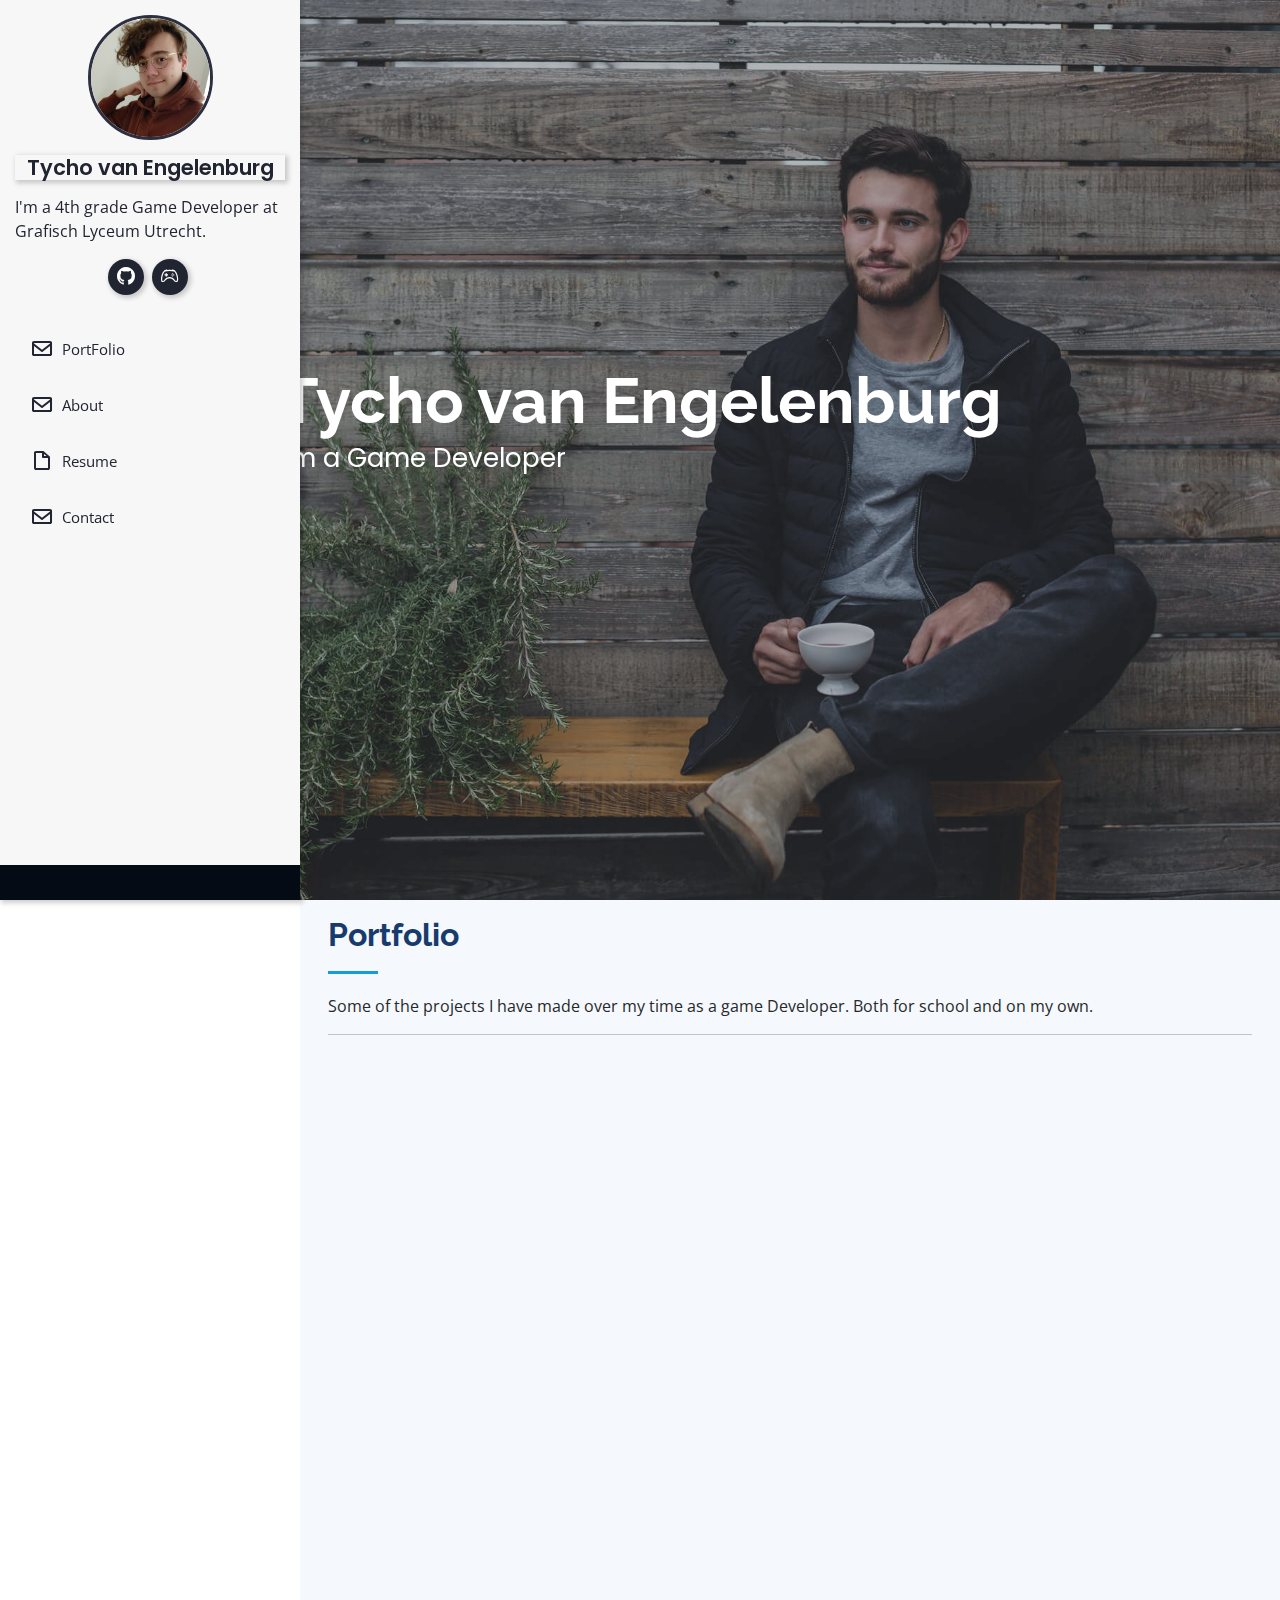
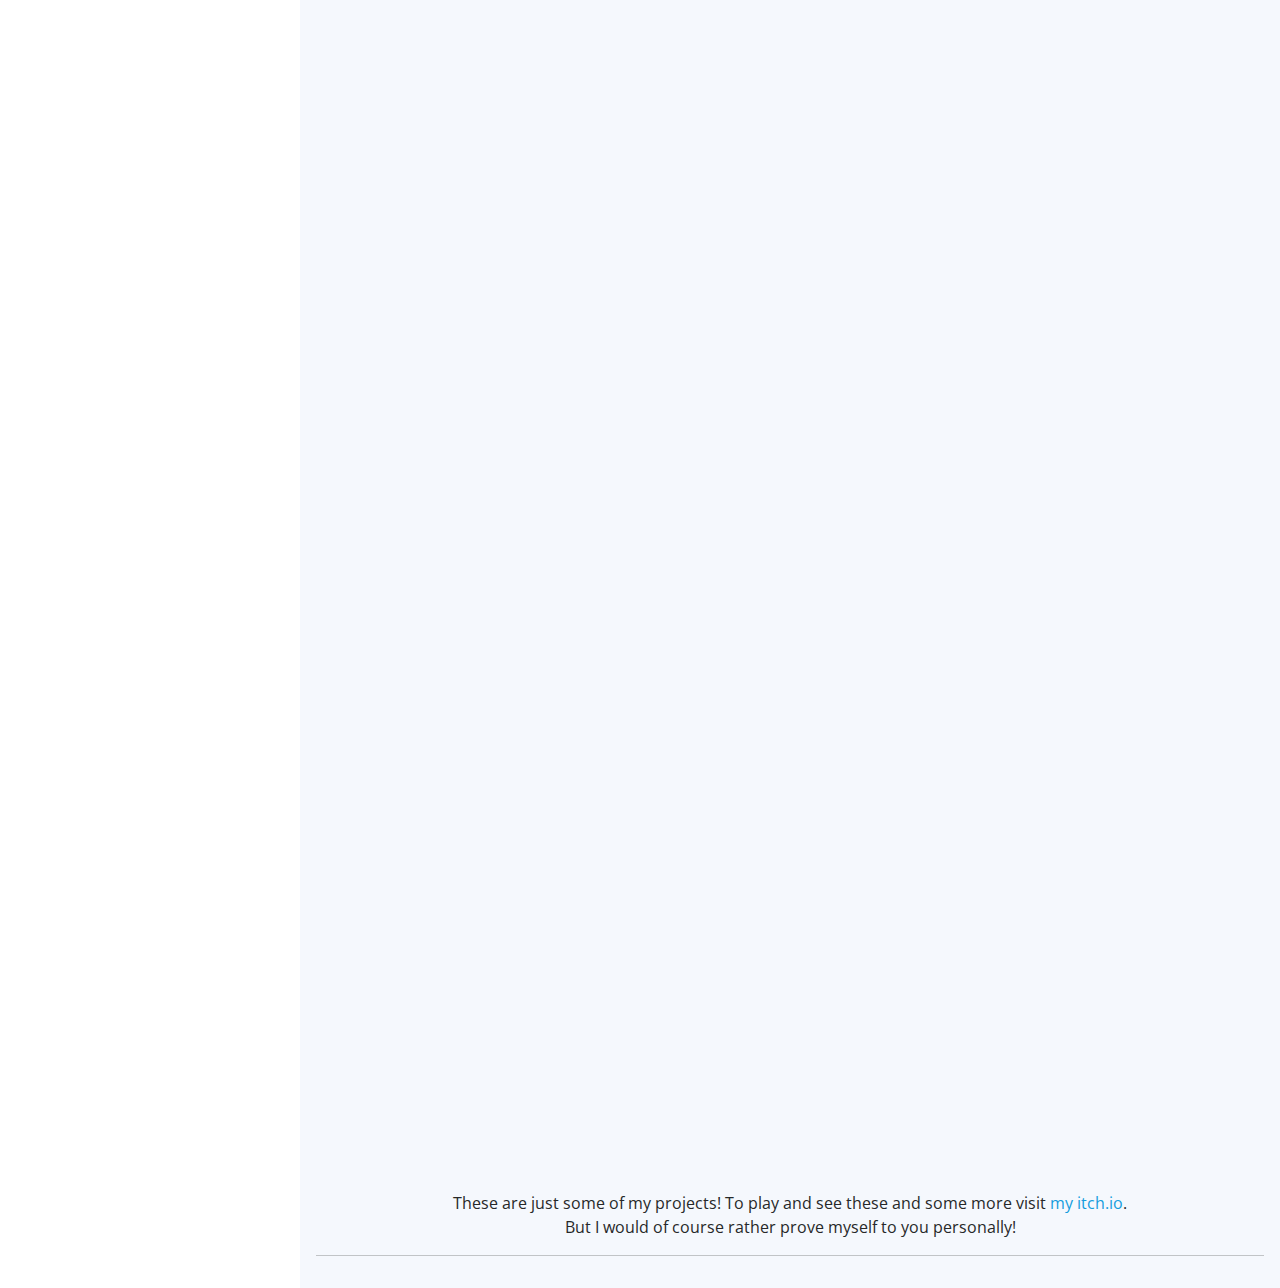
<file: index.html>
<!DOCTYPE html>
<html lang="en">

<head>
  <meta charset="utf-8">
  <meta content="width=device-width, initial-scale=1.0" name="viewport">

  <title>Home - Portfolio Tycho van Engelenburg</title>
  <meta content="" name="description">
  <meta content="" name="keywords">

  <!-- Favicons -->
  <link href="assets/img/favicon.png" rel="icon">
  <link href="assets/img/apple-touch-icon.png" rel="apple-touch-icon">

  <!-- Google Fonts -->
  <link href="https://fonts.googleapis.com/css?family=Open+Sans:300,300i,400,400i,600,600i,700,700i|Raleway:300,300i,400,400i,500,500i,600,600i,700,700i|Poppins:300,300i,400,400i,500,500i,600,600i,700,700i" rel="stylesheet">

  <!-- Vendor CSS Files -->
  <link href="assets/vendor/aos/aos.css" rel="stylesheet">
  <link href="assets/vendor/bootstrap/css/bootstrap.min.css" rel="stylesheet">
  <link href="assets/vendor/bootstrap-icons/bootstrap-icons.css" rel="stylesheet">
  <link href="assets/vendor/boxicons/css/boxicons.min.css" rel="stylesheet">
  <link href="assets/vendor/glightbox/css/glightbox.min.css" rel="stylesheet">
  <link href="assets/vendor/swiper/swiper-bundle.min.css" rel="stylesheet">

  <!-- Template Main CSS File -->
  <link href="assets/css/style.css" rel="stylesheet">
</head>

<body>

  <!-- ======= Mobile nav toggle button ======= -->
  <i class="bi bi-list mobile-nav-toggle d-xl-none"></i>

   <!-- ======= Header ======= -->
   <header id="header">
    <div class="d-flex flex-column">

      <div class="profile">
        <img src="assets/img/profile-img.jpg" alt="" class="img-fluid rounded-circle">
        <h1 class="text-light"><a href="index.html">Tycho van Engelenburg</a></h1>

        <div id="subtitle">I'm a 4th grade Game Developer at Grafisch Lyceum Utrecht.</div>

        <div class="social-links mt-3 text-center">
          <a href="https://github.com/TychoVan" target="_blank" class="GitHub" title="GitHub"><i class="bi bi-github"></i></a>
          <a href="https://alpharavengamer.itch.io/" target="_blank" class="itch-io" title="Itch.io"><i class="bi bi-controller"></i></a>
        </div>
      </div>

      <nav id="navbar" class="nav-menu navbar">
        <ul>
          <li><a href="index.html"><i class="bx bx-envelope"></i> <span>PortFolio</span></a></li>
          <li><a href="About-me.html"><i class="bx bx-envelope"></i> <span>About</span></a></li>
          <li><a href="assets/pdf/CV Portfolio 2022.pdf" target="_blank"><i class="bx bx-file-blank"></i> <span>Resume</span></a></li>
          <li><a href="contact.html"><i class="bx bx-envelope"></i> <span>Contact</span></a></li>
        </ul>
      </nav><!-- .nav-menu -->
    </div>
  </header><!-- End Header -->

  <!-- ======= Hero Section ======= -->
  <section id="hero" class="d-flex flex-column justify-content-center align-items-center">
    <div class="hero-container" data-aos="fade-in">
      <h1>Tycho van Engelenburg</h1>
      <p>I'm a Game Developer</p>
    </div>
  </section><!-- End Hero -->

  <main id="main">

    <!-- ======= Portfolio Section ======= -->
    <section id="portfolio" class="portfolio section-bg">
      <div class="container">

        <div class="section-title">
          <h2>Portfolio</h2>
          <p>Some of the projects I have made over my time as a game Developer. Both for school and on my own.</p>
          <hr>
        </div>

        <div class="aos-init aos-animate">
          <div class="row portfolio-item" data-aos="fade-up" data-aos-delay="100">

            <div class="col-lg-4 col-md-4">
              <div class="portfolio-wrap">
                <a class="portfolio-links" href="PortfolioPages/FinancialFailure.html" title="Open project">
                  <img src="assets/img/portfolio/portfolio-FinancialFailure.jpg" class="img-fluid" alt="">
                </a>
              </div>
            </div>

            <div class="col-lg-8 col-md-8">
              <h3>Financial Failure</h3>
              <p>A sidescrolling shooter game based around the populair board game Monopoly. This project was made for the GMTK Gamejam 2022, with the theme "Roll of the Dice"</p>
              <br>
              <p><i class="bi-clock-history"></i> 48 hours</p>
              <p><i class="bi-calendar4-week"></i> Jul - 17 - 2022</p>
              <p><i class="bi-people"></i> 4 developers, 1 artist</p>
            </div>
          </div>
          

          
          <div class="row portfolio-item" data-aos="fade-up" data-aos-delay="100">
            
            <div class="col-lg-4 col-md-4">
              <div class="portfolio-wrap">
                <a class="portfolio-links" href="PortfolioPages/Snake.html" title="Open project">
                  <img src="assets/img/portfolio/Portfolio-SnakeClone.jpg" class="img-fluid" alt="">
                </a>
              </div>
            </div>
            
            <div class="col-lg-8 col-md-8">
              <h3>Snake Clone</h3>
              <p>A clone of the populair retro game "Snake". The goal of this project was to get better at solid/clean code and practice new ways of creating games.</p>
              <br>
              <p><i class="bi-clock-history"></i> 2 Days</p>
              <p><i class="bi-calendar4-week"></i> Apr - 29 - 2022</p>
              <p><i class="bi-people"></i> Solo</p>
            </div>
          </div>
          
          
          
          <div class="row portfolio-item" data-aos="fade-up" data-aos-delay="100">
            
          <div class="col-lg-4 col-md-4">
            <div class="portfolio-wrap">
              <a href="PortfolioPages/SpaceBoy.html" title="Open project">
                <img src="assets/img/portfolio/Portfolio-SpaceBoy.jpg" class="img-fluid" alt="">
              </a>
            </div>
          </div>
      
          <div class="col-lg-8 col-md-8">
            <h3>SpaceBoy</h3>
            <p>A simple shoot-em-up type game. The goal of this project was to learn how to use scrum to work together and create a full game, with a full game loop and boss.</p>
            <br>
            <p><i class="bi-clock-history"></i> 3 weeks</p>
            <p><i class="bi-calendar4-week"></i> Apr - 24 - 2021</p>
            <p><i class="bi-people"></i> 2 developers, 2 artists</p>
            
          </div>
        </div>
        


        <div class="row portfolio-item" data-aos="fade-up" data-aos-delay="100">

          <div class="col-lg-4 col-md-4">
            <div class="portfolio-wrap">
              <a class="portfolio-links" href="PortfolioPages/VRevacuation.html" title="Open project">
                <img src="assets/img/portfolio/Portfolio-VREvacuation.jpg" class="img-fluid" alt="">
              </a>
            </div>
          </div>

          <div class="col-lg-8 col-md-8">
            <h3>VR Evacuation</h3>
            <p>A simulation/training type serious-game. The goal of this project is to learn how to make use of VR technology and how to properly playtest a game.</p>
            <br>

            <p><i class="bi-clock-history"></i> 5 Weeks</p>
            <p><i class="bi-calendar4-week"></i> Okt - 20 - 2022</p>
            <p><i class="bi-people"></i> 2 developers</p>
          </div>
        </div>
      </div>

        
        
        <div class="row portfolio-item" data-aos="fade-up" data-aos-delay="100">

          <div class="col-lg-4 col-md-4">
            <div class="portfolio-wrap">
              <a class="portfolio-links" href="PortfolioPages/ViralLoad.html" title="Open project">
                <img src="assets/img/portfolio/Portfolio-ViralLoad.jpg" class="img-fluid" alt="">
              </a>
            </div>
          </div>

          <div class="col-lg-8 col-md-8">
            <h3>Viral Load</h3>
            <p>A Puzzle-Platformer type game. This project was made for the International Educational Gamejam 2022, with the theme "Signals".</p>
            <br>

            <p><i class="bi-clock-history"></i> 5 Days</p>
            <p><i class="bi-calendar4-week"></i> Feb - 25 - 2022</p>
            <p><i class="bi-people"></i> 4 developers, 2 artist</p>
          </div>
        </div>
      </div>
        
        <div class="portfolio-end-section">
          These are just some of my projects! To play and see these and some more visit <a href="https://alpharavengamer.itch.io/" target="_blank">my itch.io</a>. 
          <p>But I would of course rather prove myself to you personally!
          <hr>
        </div>

      </div>
    </section><!-- End Portfolio Section -->
    
  </main><!-- End #main -->

  <!-- ======= Footer ======= -->
  <footer id="footer">
    <div class="container">
      <div class="copyright">
      </div>
      <div class="credits">
      </div>
    </div>
  </footer><!-- End  Footer -->

  <a href="#" class="back-to-top d-flex align-items-center justify-content-center"><i class="bi bi-arrow-up-short"></i></a>

  <!-- Vendor JS Files -->
  <script src="assets/vendor/purecounter/purecounter.js"></script>
  <script src="assets/vendor/aos/aos.js"></script>
  <script src="assets/vendor/bootstrap/js/bootstrap.bundle.min.js"></script>
  <script src="assets/vendor/glightbox/js/glightbox.min.js"></script>
  <script src="assets/vendor/isotope-layout/isotope.pkgd.min.js"></script>
  <script src="assets/vendor/swiper/swiper-bundle.min.js"></script>
  <script src="assets/vendor/typed.js/typed.min.js"></script>
  <script src="assets/vendor/waypoints/noframework.waypoints.js"></script>
  <script src="assets/vendor/php-email-form/validate.js"></script>

  <!-- Template Main JS File -->
  <script src="assets/js/main.js"></script>

</body>

</html>
</file>
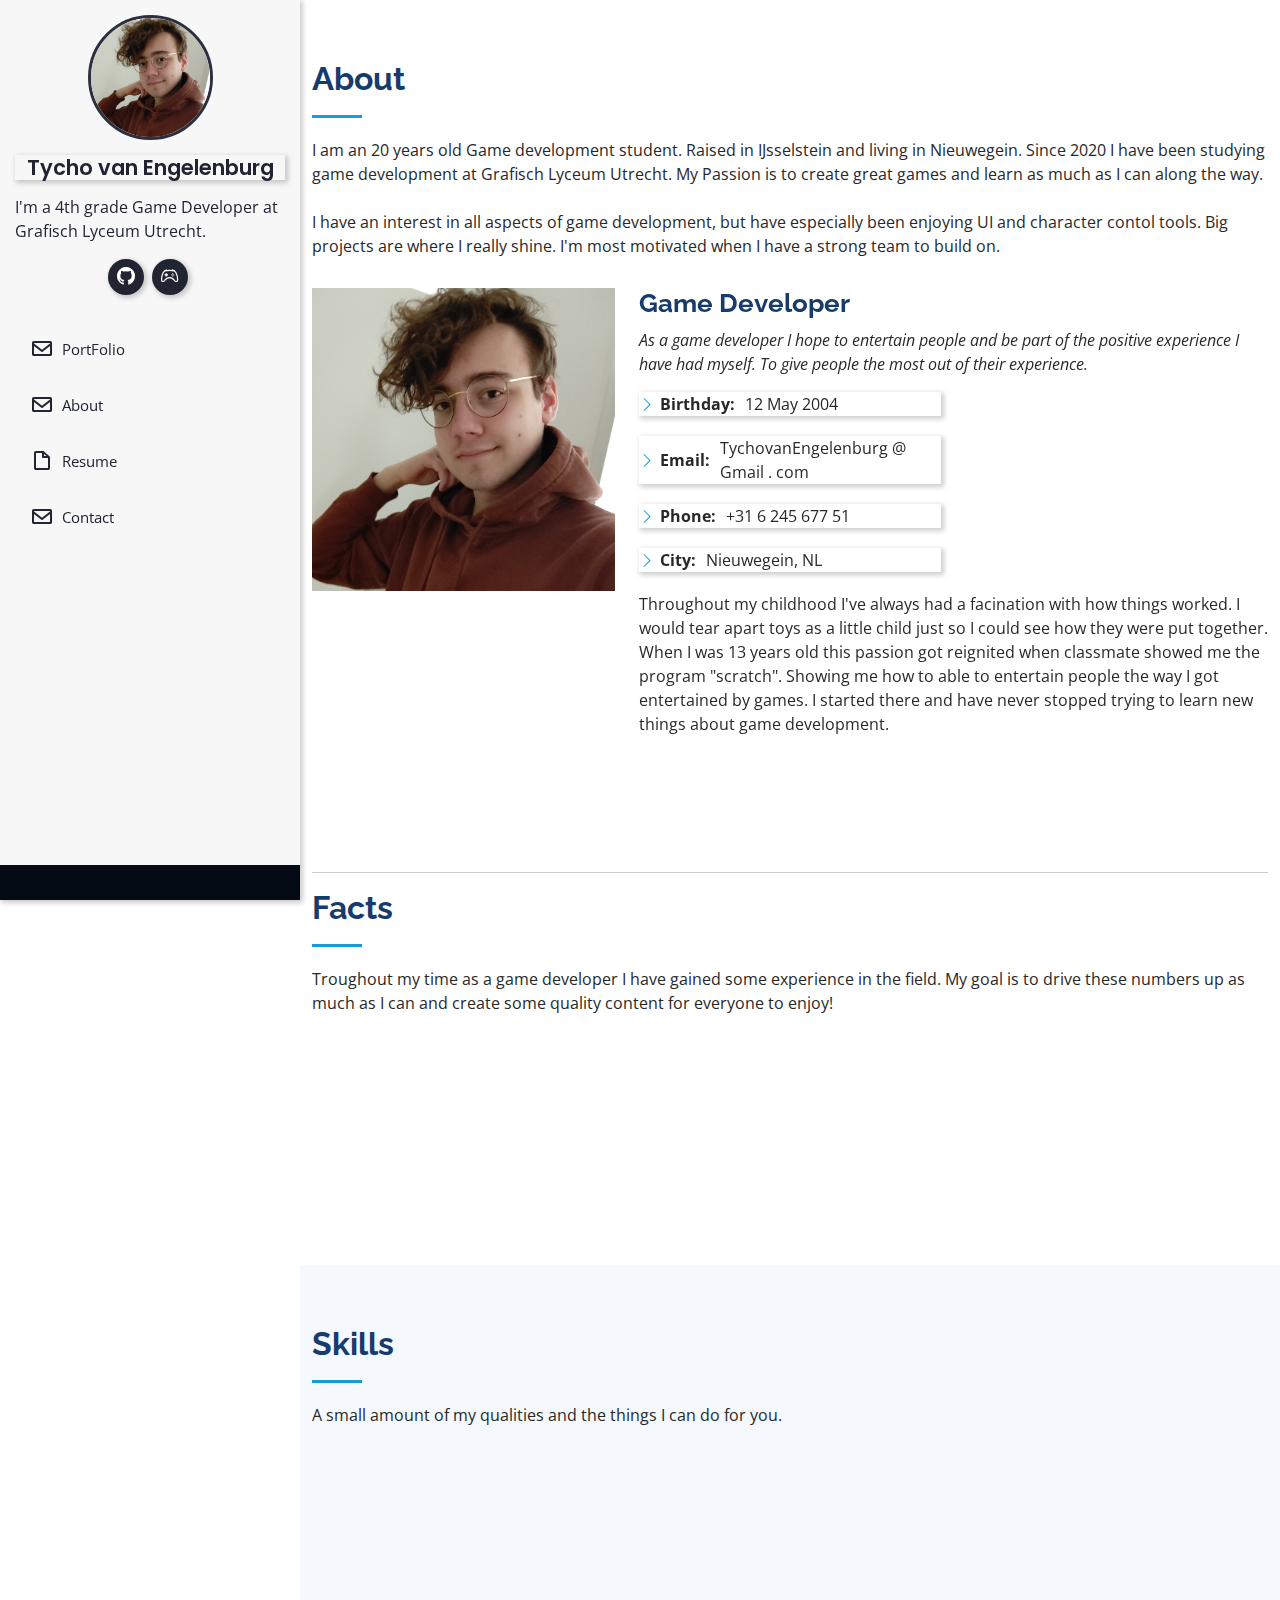
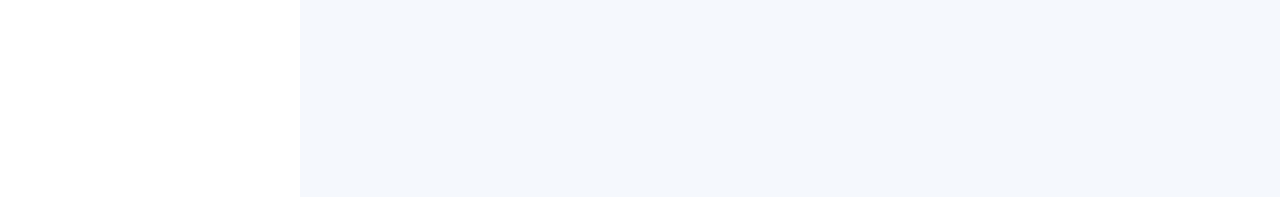
<file: About-me.html>
<!DOCTYPE html>
<html lang="en">

<head>
  <meta charset="utf-8">
  <meta content="width=device-width, initial-scale=1.0" name="viewport">

  <title>About Me  - Portfolio Tycho van Engelenburg</title>
  <meta content="" name="description">
  <meta content="" name="keywords">

  <!-- Favicons -->
  <link href="assets/img/favicon.png" rel="icon">
  <link href="assets/img/apple-touch-icon.png" rel="apple-touch-icon">

  <!-- Google Fonts -->
  <link href="https://fonts.googleapis.com/css?family=Open+Sans:300,300i,400,400i,600,600i,700,700i|Raleway:300,300i,400,400i,500,500i,600,600i,700,700i|Poppins:300,300i,400,400i,500,500i,600,600i,700,700i" rel="stylesheet">

  <!-- Vendor CSS Files -->
  <link href="assets/vendor/aos/aos.css" rel="stylesheet">
  <link href="assets/vendor/bootstrap/css/bootstrap.min.css" rel="stylesheet">
  <link href="assets/vendor/bootstrap-icons/bootstrap-icons.css" rel="stylesheet">
  <link href="assets/vendor/boxicons/css/boxicons.min.css" rel="stylesheet">
  <link href="assets/vendor/glightbox/css/glightbox.min.css" rel="stylesheet">
  <link href="assets/vendor/swiper/swiper-bundle.min.css" rel="stylesheet">

  <!-- Template Main CSS File -->
  <link href="assets/css/style.css" rel="stylesheet">
</head>

<body>

  <!-- ======= Mobile nav toggle button ======= -->
  <i class="bi bi-list mobile-nav-toggle d-xl-none"></i>

    <!-- ======= Header ======= -->
    <header id="header">
      <div class="d-flex flex-column">
  
        <div class="profile">
          <img src="assets/img/profile-img.jpg" alt="" class="img-fluid rounded-circle">
          <h1 class="text-light"><a href="index.html">Tycho van Engelenburg</a></h1>
  
          <div id="subtitle">I'm a 4th grade Game Developer at Grafisch Lyceum Utrecht.</div>
  
          <div class="social-links mt-3 text-center">
            <a href="https://github.com/TychoVan" target="_blank" class="GitHub" title="GitHub"><i class="bi bi-github"></i></a>
            <a href="https://alpharavengamer.itch.io/" target="_blank" class="itch-io" title="Itch.io"><i class="bi bi-controller"></i></a>
          </div>
        </div>
  
        <nav id="navbar" class="nav-menu navbar">
          <ul>
            <li><a href="index.html"><i class="bx bx-envelope"></i> <span>PortFolio</span></a></li>
            <li><a href="About-me.html"><i class="bx bx-envelope"></i> <span>About</span></a></li>
            <li><a href="assets/pdf/CV Portfolio 2022.pdf" target="_blank"><i class="bx bx-file-blank"></i> <span>Resume</span></a></li>
            <li><a href="contact.html"><i class="bx bx-envelope"></i> <span>Contact</span></a></li>
          </ul>
        </nav><!-- .nav-menu -->
      </div>
    </header><!-- End Header -->

  <main id="main">

    <!-- ======= About Section ======= -->
    <section id="about" class="about">
      <div class="container">

        <div class="section-title">
          <h2>About</h2>
          <p>
            I am an 20 years old Game development student. Raised in IJsselstein and living in Nieuwegein. Since 2020 I have been studying game development at Grafisch Lyceum Utrecht.
            My Passion is to create great games and learn as much as I can along the way.
          </p>
          <br>
          <p>I have an interest in all aspects of game development, but have especially been enjoying UI and character contol tools. 
            Big projects are where I really shine. I'm most motivated when I have a strong team to build on.</p>
        </div>

        <div class="row">
          <div class="col-lg-4" data-aos="fade-right">
            <img src="assets/img/profile-img.jpg" class="img-fluid" alt="">
          </div>
          <div class="col-lg-8 pt-4 pt-lg-0 content" data-aos="fade-left">
            <h3>Game Developer</h3>
            <p class="fst-italic">
              As a game developer I hope to entertain people and be part of the positive experience I have had myself. 
              To give people the most out of their experience.
            </p>
            <div class="row">
              <div class="col-lg-6">
                <ul>
                  <li><i class="bi bi-chevron-right"></i> <strong>Birthday:</strong> <span>12 May 2004</span></li>
                  <li><i class="bi bi-chevron-right"></i> <strong>Email:</strong> <span>TychovanEngelenburg @ Gmail . com</span></li>
                  <li><i class="bi bi-chevron-right"></i> <strong>Phone:</strong> <span>+31 6 245 677 51</span></li>
                  <li><i class="bi bi-chevron-right"></i> <strong>City:</strong> <span>Nieuwegein, NL</span></li>
                </ul>
              </div>
              <div class="col-lg-6">
                <ul>
                </ul>
              </div>
            </div>
            <p>
              Throughout my childhood I've always had a facination with how things worked. I would tear apart toys as a little child just so I could see how they were put together.
              When I was 13 years old this passion got reignited when classmate showed me the program "scratch". Showing me how to able to entertain people the way I got entertained by games.
              I started there and have never stopped trying to learn new things about game development.
          </div>
        </div>

      </div>
    </section><!-- End About Section -->

    <!-- ======= Facts Section ======= -->
    <section id="facts" class="facts">
      <div class="container">

        <hr>
        <div class="section-title">
          <h2>Facts</h2>
          <p>Troughout my time as a game developer I have gained some experience in the field. My goal is to drive these numbers up as much as I can and create some quality content for everyone to enjoy!</p>
        </div>

        <div class="row no-gutters">

          <div class="col-lg-4 col-md-6 d-md-flex align-items-md-stretch" data-aos="fade-up">
            <div class="count-box">
              <i class="bi bi-calendar4-week"></i>
              <span data-purecounter-start="0" data-purecounter-end="4" data-purecounter-duration="1" class="purecounter"></span>
              <p><strong>Years experience</strong> in the field and at school</p>
            </div>
          </div>

          <div class="col-lg-4 col-md-6 d-md-flex align-items-md-stretch" data-aos="fade-up" data-aos-delay="100">
            <div class="count-box">
              <i class="bi bi-journal-richtext"></i>
              <span data-purecounter-start="0" data-purecounter-end="17" data-purecounter-duration="1" class="purecounter"></span>
              <p><strong>Projects</strong> fully completed</p>
            </div>
          </div>

          <div class="col-lg-4 col-md-6 d-md-flex align-items-md-stretch" data-aos="fade-up" data-aos-delay="200">
            <div class="count-box">
              <i class="bi bi-people"></i>
              <span data-purecounter-start="0" data-purecounter-end="3" data-purecounter-duration="1" class="purecounter"></span>
              <p><strong>Gamejams</strong> taken part in</p>
            </div>
          </div>


        </div>
        <hr data-aos="fade-up">

      </div>
    </section><!-- End Facts Section -->

    <!-- ======= Skills Section ======= -->
    <section id="skills" class="skills section-bg">
      <div class="container">

        <div class="section-title">
          <h2>Skills</h2>
          <p>A small amount of my qualities and the things I can do for you.</p>
        </div>

        <div class="row skills-content">

          <div class="col-lg-6" data-aos="fade-up">
            <div class="Hard-Skills-title">
              <p>Hard Skills</p>
            </div>

            <div class="progress">
              <span class="skill">C#</span>
            </div>
            
            <div class="progress">
              <span class="skill">Git</span>
            </div>
            
            <div class="progress">
              <span class="skill">Scrum</span>
            </div>
            
            <div class="progress">
              <span class="skill">C1 level English</span>
            </div>

          </div>

          <div class="col-lg-6" data-aos="fade-up" data-aos-delay="100">
            <div class="Soft-Skills-title">
              <p>Soft Skills</p>
            </div>

            
            <div class="progress">
              <span class="skill">Communication</span>
            </div>

            <div class="progress">
              <span class="skill">Team work</span>
            </div>

            <div class="progress">
              <span class="skill">Self-Aware</span>
            </div>

            <div class="progress">
              <span class="skill">Persistance</span>
            </div>

          </div>

        </div>

      </div>
    </section><!-- End Skills Section -->
  </main><!-- End #main -->

  <!-- ======= Footer ======= -->
  <footer id="footer">
    <div class="container">
      <div class="copyright">
      </div>
      <div class="credits">
      </div>
    </div>
  </footer><!-- End  Footer -->

  <a href="#" class="back-to-top d-flex align-items-center justify-content-center"><i class="bi bi-arrow-up-short"></i></a>

  <!-- Vendor JS Files -->
  <script src="assets/vendor/purecounter/purecounter.js"></script>
  <script src="assets/vendor/aos/aos.js"></script>
  <script src="assets/vendor/bootstrap/js/bootstrap.bundle.min.js"></script>
  <script src="assets/vendor/glightbox/js/glightbox.min.js"></script>
  <script src="assets/vendor/isotope-layout/isotope.pkgd.min.js"></script>
  <script src="assets/vendor/swiper/swiper-bundle.min.js"></script>
  <script src="assets/vendor/typed.js/typed.min.js"></script>
  <script src="assets/vendor/waypoints/noframework.waypoints.js"></script>
  <script src="assets/vendor/php-email-form/validate.js"></script>

  <!-- Template Main JS File -->
  <script src="assets/js/main.js"></script>

</body>

</html>
</file>
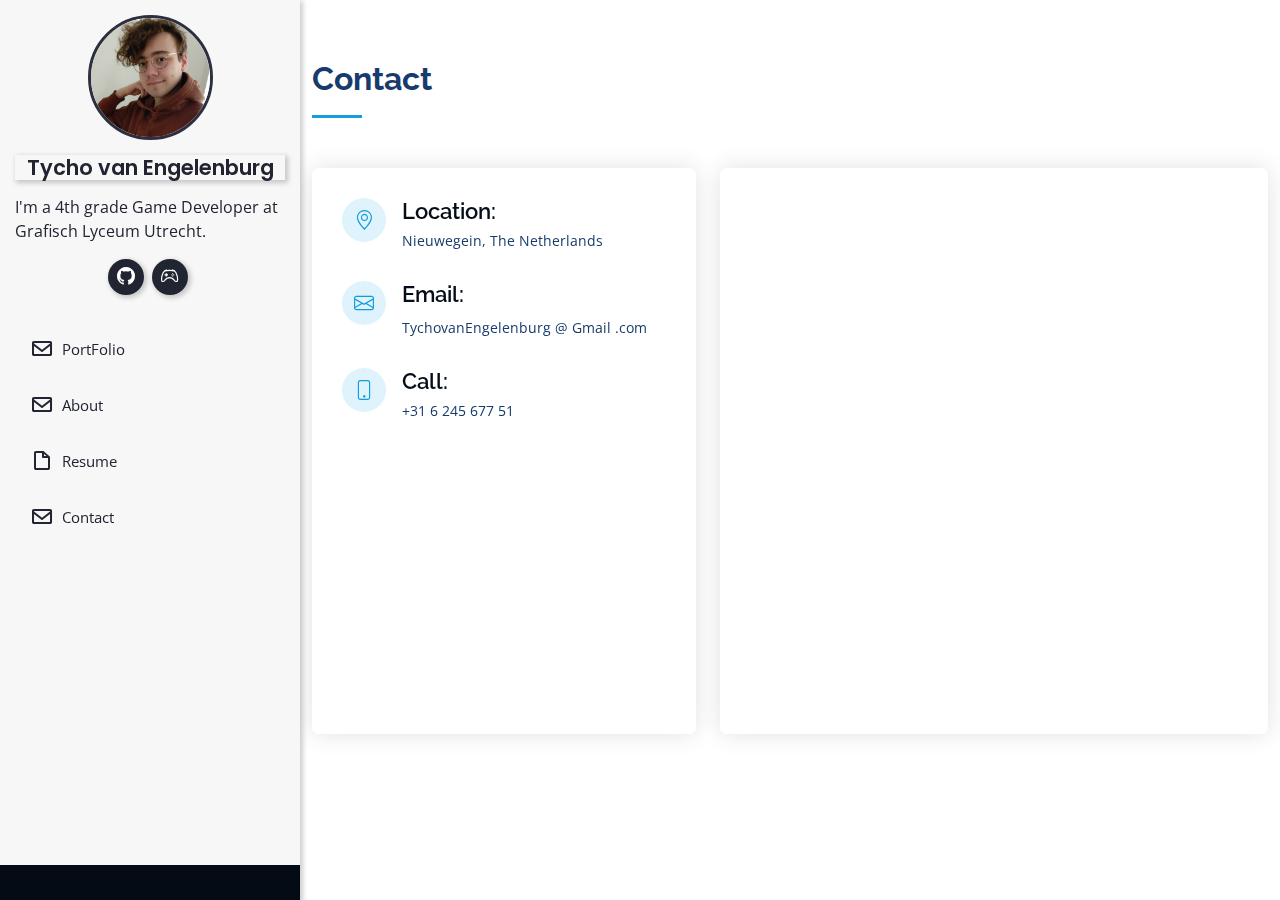
<file: contact.html>
<!DOCTYPE html>
<html lang="en">

<head>
  <meta charset="utf-8">
  <meta content="width=device-width, initial-scale=1.0" name="viewport">

  <title>Contact - Portfolio Tycho van Engelenburg</title>
  <meta content="" name="description">
  <meta content="" name="keywords">

  <!-- Favicons -->
  <link href="assets/img/favicon.png" rel="icon">
  <link href="assets/img/apple-touch-icon.png" rel="apple-touch-icon">

  <!-- Google Fonts -->
  <link
    href="https://fonts.googleapis.com/css?family=Open+Sans:300,300i,400,400i,600,600i,700,700i|Raleway:300,300i,400,400i,500,500i,600,600i,700,700i|Poppins:300,300i,400,400i,500,500i,600,600i,700,700i"
    rel="stylesheet">

  <!-- Vendor CSS Files -->
  <link href="assets/vendor/aos/aos.css" rel="stylesheet">
  <link href="assets/vendor/bootstrap/css/bootstrap.min.css" rel="stylesheet">
  <link href="assets/vendor/bootstrap-icons/bootstrap-icons.css" rel="stylesheet">
  <link href="assets/vendor/boxicons/css/boxicons.min.css" rel="stylesheet">
  <link href="assets/vendor/glightbox/css/glightbox.min.css" rel="stylesheet">
  <link href="assets/vendor/swiper/swiper-bundle.min.css" rel="stylesheet">

  <!-- Template Main CSS File -->
  <link href="assets/css/style.css" rel="stylesheet">
</head>

<body>

  <!-- ======= Mobile nav toggle button ======= -->
  <i class="bi bi-list mobile-nav-toggle d-xl-none"></i>

  <!-- ======= Header ======= -->
  <header id="header">
    <div class="d-flex flex-column">

      <div class="profile">
        <img src="assets/img/profile-img.jpg" alt="" class="img-fluid rounded-circle">
        <h1 class="text-light"><a href="index.html">Tycho van Engelenburg</a></h1>

        <div id="subtitle">I'm a 4th grade Game Developer at Grafisch Lyceum Utrecht.</div>

        <div class="social-links mt-3 text-center">
          <a href="https://github.com/TychoVan" target="_blank" class="GitHub" title="GitHub"><i class="bi bi-github"></i></a>
          <a href="https://alpharavengamer.itch.io/" target="_blank" class="itch-io" title="Itch.io"><i class="bi bi-controller"></i></a>
        </div>
      </div>

      <nav id="navbar" class="nav-menu navbar">
        <ul>
          <li><a href="index.html"><i class="bx bx-envelope"></i> <span>PortFolio</span></a></li>
          <li><a href="About-me.html"><i class="bx bx-envelope"></i> <span>About</span></a></li>
          <li><a href="assets/pdf/CV Portfolio 2022.pdf" target="_blank"><i class="bx bx-file-blank"></i> <span>Resume</span></a></li>
          <li><a href="contact.html"><i class="bx bx-envelope"></i> <span>Contact</span></a></li>
        </ul>
      </nav><!-- .nav-menu -->
    </div>
  </header><!-- End Header -->
  
  <main id="main"> 
  <!-- ======= Contact Section ======= -->
  <section id="contact" class="contact">
    <div class="container">
      
      <div class="section-title">
        <h2>Contact</h2>
        </div>
        <div class="row" data-aos="fade-in">
          
          <div class="col-lg-5 d-flex align-items-stretch">
            <div class="info">
              <div class="address">
                <i class="bi bi-geo-alt"></i>
                <h4>Location:</h4>
                <p>Nieuwegein, The Netherlands</p>
              </div>
              
              <div class="email">
                <i class="bi bi-envelope"></i>
                <h4>Email:</h4>
                <p>TychovanEngelenburg @ Gmail .com</p>
              </div>
              
              <div class="phone">
              <i class="bi bi-phone"></i>
              <h4>Call:</h4>
              <p>+31 6 245 677 51</p>
            </div>  
          </div>
          
        </div>
        
        <div class="col-lg-7 mt-5 mt-lg-0 d-flex align-items-stretch">
          <div class="info">
            <iframe
              src="https://www.google.com/maps/embed?pb=!1m18!1m12!1m3!1d50931.30514044022!2d5.097615462212865!3d52.03260624847803!2m3!1f0!2f0!3f0!3m2!1i1024!2i768!4f13.1!3m3!1m2!1s0x47c66437c80dbcaf%3A0x5456ed524bffd056!2sNieuwegein!5e0!3m2!1snl!2snl!4v1663834204556!5m2!1snl!2snl"
              frameborder="0" style="border:0; width: 100%; height: 500px;" allowfullscreen></iframe>
          </div>
        </div>

      </div>

    </div>
  </section><!-- End Contact Section -->
  
  <!-- ======= Footer ======= -->
  <footer id="footer">
    <div class="container">
      <div class="copyright">
      </div>
      <div class="credits">
      </div>
    </div>
  </footer><!-- End  Footer -->
</main><!-- End #main -->
  
  <a href="#" class="back-to-top d-flex align-items-center justify-content-center"><i
      class="bi bi-arrow-up-short"></i></a>

  <!-- Vendor JS Files -->
  <script src="assets/vendor/purecounter/purecounter.js"></script>
  <script src="assets/vendor/aos/aos.js"></script>
  <script src="assets/vendor/bootstrap/js/bootstrap.bundle.min.js"></script>
  <script src="assets/vendor/glightbox/js/glightbox.min.js"></script>
  <script src="assets/vendor/isotope-layout/isotope.pkgd.min.js"></script>
  <script src="assets/vendor/swiper/swiper-bundle.min.js"></script>
  <script src="assets/vendor/typed.js/typed.min.js"></script>
  <script src="assets/vendor/waypoints/noframework.waypoints.js"></script>
  <script src="assets/vendor/php-email-form/validate.js"></script>

  <!-- Template Main JS File -->
  <script src="assets/js/main.js"></script>

</body>

</html>
</file>
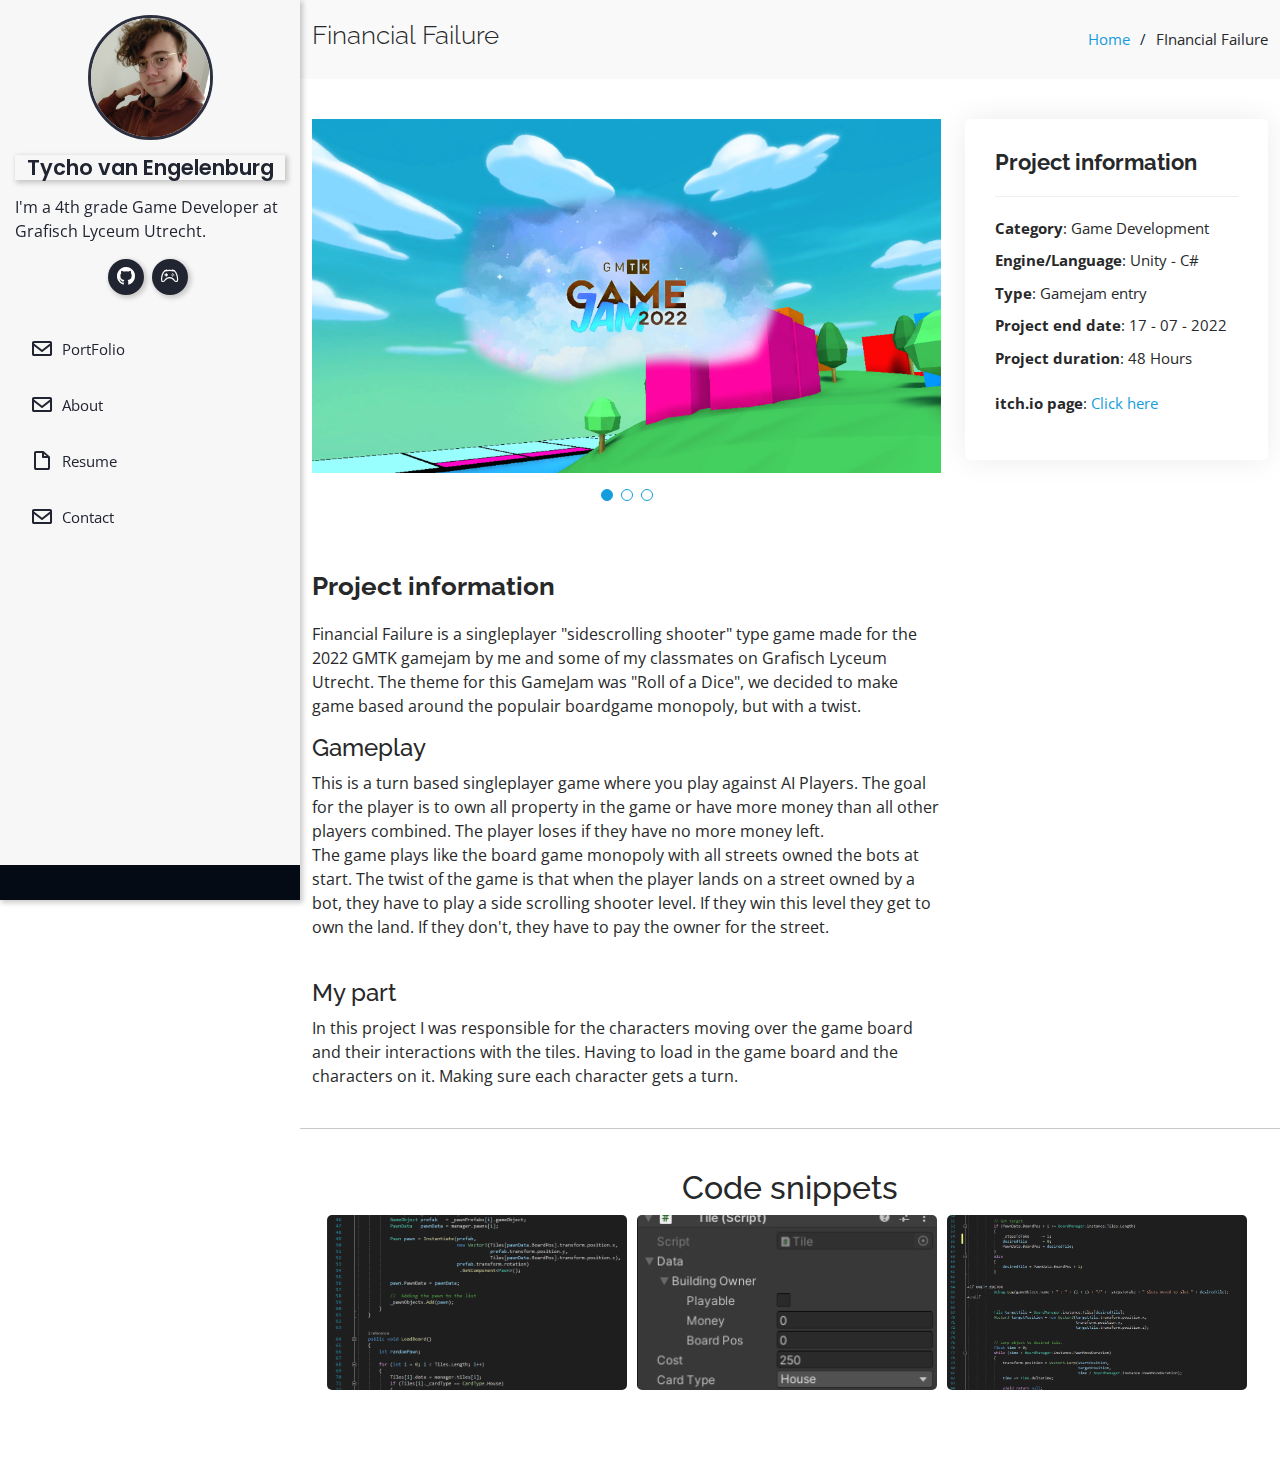
<file: PortfolioPages/FinancialFailure.html>
<!DOCTYPE html>
<html lang="en">

<head>
  <meta charset="utf-8">
  <meta content="width=device-width, initial-scale=1.0" name="viewport">

  <title>Financial Failure - Portfolio Tycho van Engelenburg</title>
  <meta content="" name="description">
  <meta content="" name="keywords">

  <!-- Favicons -->
  <link href="/assets/img/favicon.png" rel="icon">
  <link href="/assets/img/apple-touch-icon.png" rel="apple-touch-icon">

  <!-- Google Fonts -->
  <link href="https://fonts.googleapis.com/css?family=Open+Sans:300,300i,400,400i,600,600i,700,700i|Raleway:300,300i,400,400i,500,500i,600,600i,700,700i|Poppins:300,300i,400,400i,500,500i,600,600i,700,700i" rel="stylesheet">

  <!-- Vendor CSS Files -->
  <link href="/assets/vendor/aos/aos.css" rel="stylesheet">
  <link href="/assets/vendor/bootstrap/css/bootstrap.min.css" rel="stylesheet">
  <link href="/assets/vendor/bootstrap-icons/bootstrap-icons.css" rel="stylesheet">
  <link href="/assets/vendor/boxicons/css/boxicons.min.css" rel="stylesheet">
  <link href="/assets/vendor/glightbox/css/glightbox.min.css" rel="stylesheet">
  <link href="/assets/vendor/swiper/swiper-bundle.min.css" rel="stylesheet">

  <!-- Template Main CSS File -->
  <link href="/assets/css/style.css" rel="stylesheet">
</head>

<body>

  <!-- ======= Mobile nav toggle button ======= -->
  <i class="bi bi-list mobile-nav-toggle d-xl-none"></i>

    <!-- ======= Header ======= -->
    <header id="header">
      <div class="d-flex flex-column">
  
        <div class="profile">
          <img src="/assets/img/profile-img.jpg" alt="" class="img-fluid rounded-circle">
          <h1 class="text-light"><a href="index.html">Tycho van Engelenburg</a></h1>
  
          <div id="subtitle">I'm a 4th grade Game Developer at Grafisch Lyceum Utrecht.</div>
  
          <div class="social-links mt-3 text-center">
            <a href="https://github.com/TychoVan" target="_blank" class="GitHub" title="GitHub"><i class="bi bi-github"></i></a>
            <a href="https://alpharavengamer.itch.io/" target="_blank" class="itch-io" title="Itch.io"><i class="bi bi-controller"></i></a>
          </div>
        </div>
  
        <nav id="navbar" class="nav-menu navbar">
          <ul>
            <li><a href="/index.html"><i class="bx bx-envelope"></i> <span>PortFolio</span></a></li>
            <li><a href="/About-me.html"><i class="bx bx-envelope"></i> <span>About</span></a></li>
            <li><a href="/assets/pdf/CV Portfolio 2022.pdf" target="_blank"><i class="bx bx-file-blank"></i> <span>Resume</span></a></li>
            <li><a href="/contact.html"><i class="bx bx-envelope"></i> <span>Contact</span></a></li>
          </ul>
        </nav><!-- .nav-menu -->
      </div>
    </header><!-- End Header -->

  <main id="main">

    <!-- ======= Breadcrumbs ======= -->
    <section id="breadcrumbs" class="breadcrumbs">
      <div class="container">

        <div class="d-flex justify-content-between align-items-center">
          <h2>Financial Failure</h2>
          <ol>
            <li><a href="/index.html">Home</a></li>
            <li>FInancial Failure</li>
          </ol>
        </div>

      </div>
    </section><!-- End Breadcrumbs -->

    <!-- ======= Portfolio Details Section ======= -->
    <section id="portfolio-details" class="portfolio-details">
      <div class="container">

        <div class="row gy-4">

          <div class="col-lg-8">
            <div class="portfolio-details-slider swiper">
              <div class="swiper-wrapper align-items-center">

                <div class="swiper-slide">
                  <img src="/assets/img/portfolio/Financial Failure/FinancialFailureSliderImage1.png" alt="">
                </div>

                <div class="swiper-slide">
                  <img src="/assets/img/portfolio/Financial Failure/FinancialFailureSliderImage2.png" alt="">
                </div>

                <div class="swiper-slide">
                  <img src="/assets/img/portfolio/Financial Failure/FinancialFailureSliderImage3.png" alt="">
                </div>

              </div>
              <div class="swiper-pagination"></div>
            </div>
            
          </div>
          
          <div class="col-lg-4">
            <div class="portfolio-info">
              <h3>Project information</h3>
              <ul>
                <li><strong>Category</strong>: Game Development</li>
                <li><strong>Engine/Language</strong>: Unity - C#</a></li>
                <li><strong>Type</strong>: Gamejam entry</li>
                <li><strong>Project end date</strong>:  17 - 07 - 2022</li>
                <li><strong>Project duration</strong>: 48 Hours</li>
                <br>
                <li><strong>itch.io page</strong>: <a href="https://hertog.itch.io/financial-failure" target="_blank">Click here</a></li>
              </ul>
            </div>
            
          </div>
          
          <div class="col-lg-8">
            <div class="portfolio-description">
              <h2>Project information</h2>
              <p>
                Financial Failure is a singleplayer "sidescrolling shooter" type game made for the 2022 GMTK gamejam by me and some of my classmates on Grafisch Lyceum Utrecht. The theme for this GameJam was "Roll of a Dice", we decided to make game based around the populair boardgame monopoly, but with a twist.                  
              </p>
              <h4>Gameplay</h4>
              <p>
                This is a turn based singleplayer game where you play against AI Players. The goal for the player is to own all property in the game or have more money than all other players combined. The player loses if they have no more money left.
                <br>
                The game plays like the board game monopoly with all streets owned the bots at start. The twist of the game is that when the player lands on a street owned by a bot, they have to play a side scrolling shooter level. If they win this level they get to own the land. If they don't, they have to pay the owner for the street.
              </p>
              <br>
              <h4>My part</h4>
              <p>
                In this project I was responsible for the characters moving over the game board and their interactions with the tiles. Having to load in the game board and the characters on it. Making sure each character gets a turn.
              </p>

            </div> 
          </div>
          
          <hr>  

          <div class="portfolio-code-snippets">
            <h2>Code snippets</h2>
            <div class="portfolio-grid">
              <img class="code-snippet portfolio-grid-item" src="/assets/img/portfolio/Financial Failure/FinancialFailureCode1.png" alt="Code loading in the playing field." style="width:100%; max-width:300px; max-height: 175px;">
              <img class="code-snippet portfolio-grid-item" src="/assets/img/portfolio/Financial Failure/FinancialFailureCode2.png" alt="In-editor settings for the tiles on the game-board." style="width:100%; max-width:300px; max-height: 175px;">
              <img class="code-snippet portfolio-grid-item" src="/assets/img/portfolio/Financial Failure/FinancialFailureCode3.png" alt="Code responsible for moving pawns to their next position" style="width:100%; max-width:300px; max-height: 175px;">
            </div>
            <!-- The Modal -->
            <div class="detail-modal"  id="modal-img">
              <span class="close">&times;</span>
              <img class="modal-content" id="m-image">
              <div id="caption"></div>
            </div>

          </div>
          
        </div>
      </div>
    </section><!-- End Portfolio Details Section -->
    
  </main><!-- End #main -->
  
  <!-- ======= Footer ======= -->
  <footer id="footer">
    <div class="container">
      <div class="copyright">
      </div>
      <div class="credits">
      </div>
    </div>
  </footer><!-- End  Footer -->

  <a href="#" class="back-to-top d-flex align-items-center justify-content-center"><i class="bi bi-arrow-up-short"></i></a>

  <!-- Vendor JS Files -->
  <script src="/assets/vendor/purecounter/purecounter.js"></script>
  <script src="/assets/vendor/aos/aos.js"></script>
  <script src="/assets/vendor/bootstrap/js/bootstrap.bundle.min.js"></script>
  <script src="/assets/vendor/glightbox/js/glightbox.min.js"></script>
  <script src="/assets/vendor/isotope-layout/isotope.pkgd.min.js"></script>
  <script src="/assets/vendor/swiper/swiper-bundle.min.js"></script>
  <script src="/assets/vendor/typed.js/typed.min.js"></script>
  <script src="/assets/vendor/waypoints/noframework.waypoints.js"></script>
  <script src="/assets/vendor/php-email-form/validate.js"></script>

  <!-- Template Main JS File -->
  <script src="/assets/js/main.js"></script>

</body>

</html>
</file>
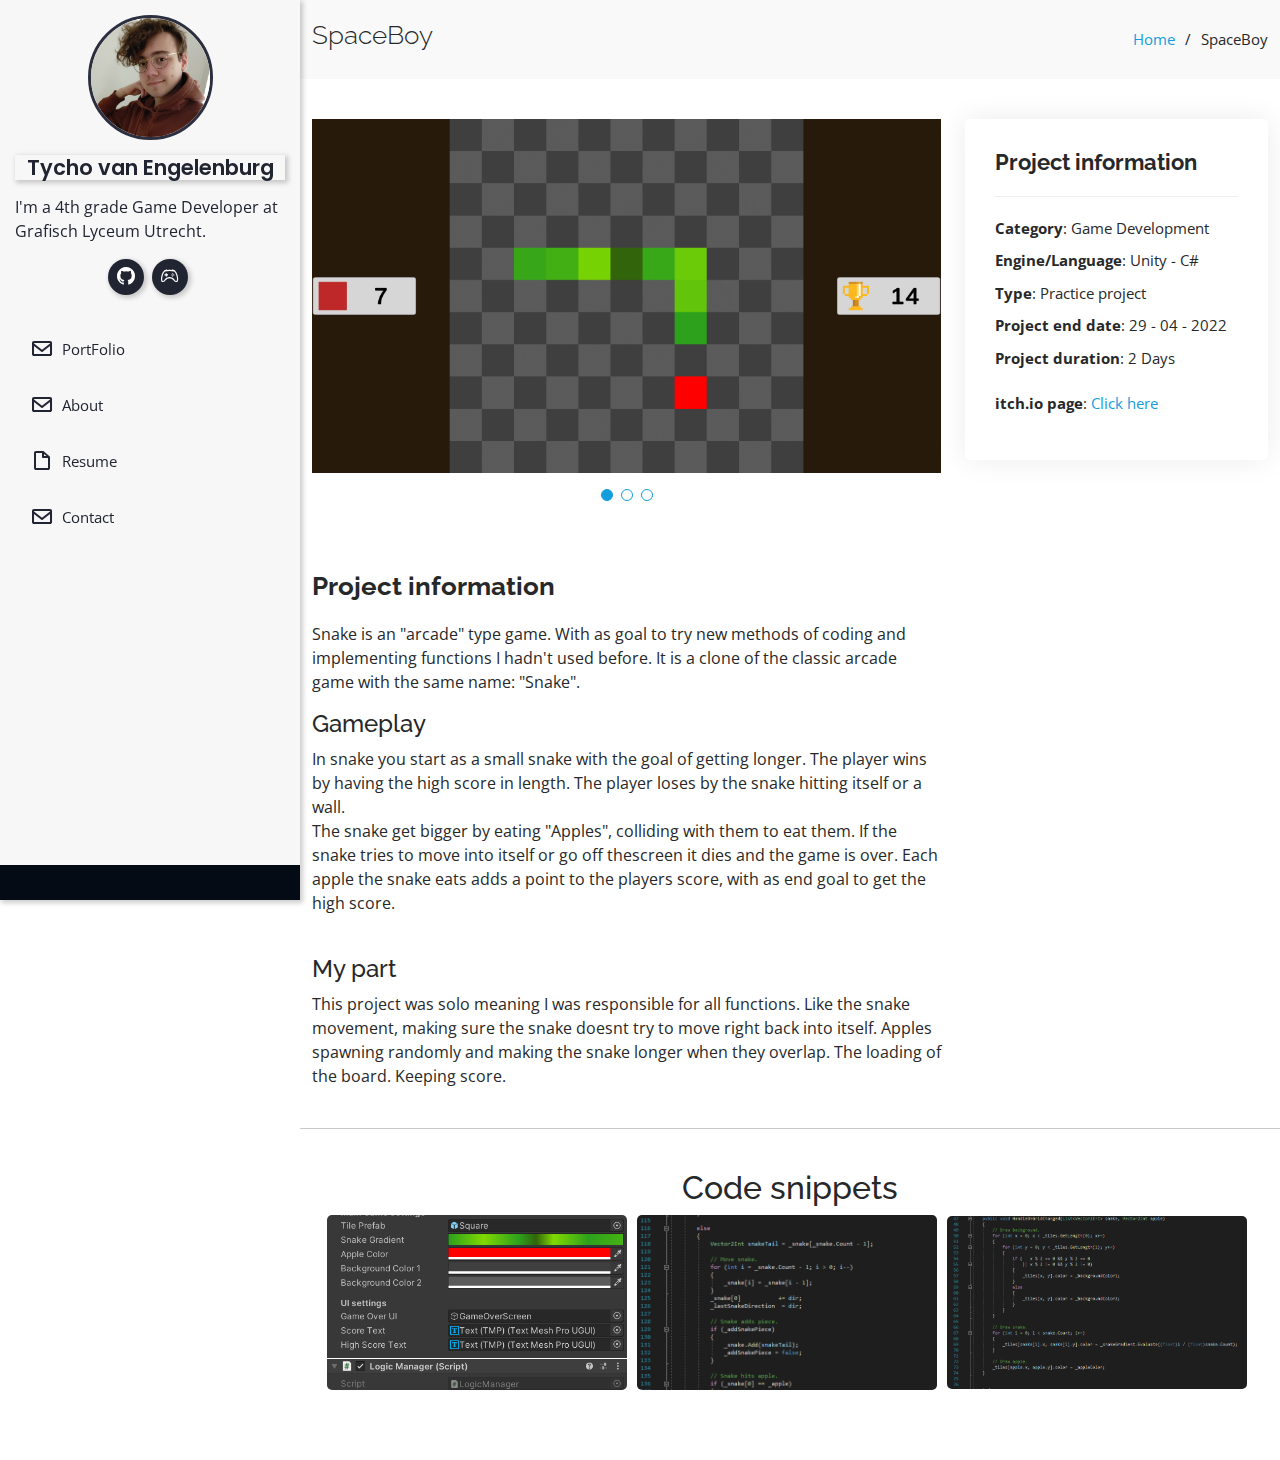
<file: PortfolioPages/Snake.html>
<!DOCTYPE html>
<html lang="en">

<head>
  <meta charset="utf-8">
  <meta content="width=device-width, initial-scale=1.0" name="viewport">

  <title>Snake clone - Portfolio Tycho van Engelenburg</title>
  <meta content="" name="description">
  <meta content="" name="keywords">

  <!-- Favicons -->
  <link href="/assets/img/favicon.png" rel="icon">
  <link href="/assets/img/apple-touch-icon.png" rel="apple-touch-icon">

  <!-- Google Fonts -->
  <link href="https://fonts.googleapis.com/css?family=Open+Sans:300,300i,400,400i,600,600i,700,700i|Raleway:300,300i,400,400i,500,500i,600,600i,700,700i|Poppins:300,300i,400,400i,500,500i,600,600i,700,700i" rel="stylesheet">

  <!-- Vendor CSS Files -->
  <link href="/assets/vendor/aos/aos.css" rel="stylesheet">
  <link href="/assets/vendor/bootstrap/css/bootstrap.min.css" rel="stylesheet">
  <link href="/assets/vendor/bootstrap-icons/bootstrap-icons.css" rel="stylesheet">
  <link href="/assets/vendor/boxicons/css/boxicons.min.css" rel="stylesheet">
  <link href="/assets/vendor/glightbox/css/glightbox.min.css" rel="stylesheet">
  <link href="/assets/vendor/swiper/swiper-bundle.min.css" rel="stylesheet">

  <!-- Template Main CSS File -->
  <link href="/assets/css/style.css" rel="stylesheet">
</head>

<body>

  <!-- ======= Mobile nav toggle button ======= -->
  <i class="bi bi-list mobile-nav-toggle d-xl-none"></i>

    <!-- ======= Header ======= -->
    <header id="header">
      <div class="d-flex flex-column">
  
        <div class="profile">
          <img src="/assets/img/profile-img.jpg" alt="" class="img-fluid rounded-circle">
          <h1 class="text-light"><a href="index.html">Tycho van Engelenburg</a></h1>
  
          <div id="subtitle">I'm a 4th grade Game Developer at Grafisch Lyceum Utrecht.</div>
          
          <div class="social-links mt-3 text-center">
            <a href="https://github.com/TychoVan" target="_blank" class="GitHub" title="GitHub"><i class="bi bi-github"></i></a>
            <a href="https://alpharavengamer.itch.io/" target="_blank" class="itch-io" title="Itch.io"><i class="bi bi-controller"></i></a>
          </div>
        </div>
  
        <nav id="navbar" class="nav-menu navbar">
          <ul>
            <li><a href="/index.html"><i class="bx bx-envelope"></i> <span>PortFolio</span></a></li>
            <li><a href="/About-me.html"><i class="bx bx-envelope"></i> <span>About</span></a></li>
            <li><a href="/assets/pdf/CV Portfolio 2022.pdf" target="_blank"><i class="bx bx-file-blank"></i> <span>Resume</span></a></li>
            <li><a href="/contact.html"><i class="bx bx-envelope"></i> <span>Contact</span></a></li>
          </ul>
        </nav><!-- .nav-menu -->
      </div>
    </header><!-- End Header -->

  <main id="main">

    <!-- ======= Breadcrumbs ======= -->
    <section id="breadcrumbs" class="breadcrumbs">
      <div class="container">

        <div class="d-flex justify-content-between align-items-center">
          <h2>SpaceBoy</h2>
          <ol>
            <li><a href="/index.html">Home</a></li>
            <li>SpaceBoy</li>
          </ol>
        </div>

      </div>
    </section><!-- End Breadcrumbs -->

    <section id="portfolio-details" class="portfolio-details">
      <div class="container">

        <div class="row gy-4">

          <div class="col-lg-8">
            <div class="portfolio-details-slider swiper">
              <div class="swiper-wrapper align-items-center">

                <div class="swiper-slide">
                  <img src="/assets/img/portfolio/SnakeClone/SnakeCloneSliderimage1.png" alt="">
                </div>

                <div class="swiper-slide">
                  <img src="/assets/img/portfolio/SnakeClone/SnakeCloneSliderimage2.png" alt="">
                </div>

                <div class="swiper-slide">
                  <img src="/assets/img/portfolio/SnakeClone/SnakeCloneSliderimage3.png" alt="">
                </div>

              </div>
              <div class="swiper-pagination"></div>
            </div>
            
          </div>
          
          <div class="col-lg-4">
            <div class="portfolio-info">
              <h3>Project information</h3>
              <ul>
                <li><strong>Category</strong>: Game Development</li>
                <li><strong>Engine/Language</strong>: Unity - C#</a></li>
                <li><strong>Type</strong>:  Practice project</li>
                <li><strong>Project end date</strong>:  29 - 04 - 2022</li>
                <li><strong>Project duration</strong>: 2 Days</li>
                <br>
                <li><strong>itch.io page</strong>: <a href="https://alpharavengamer.itch.io/simple-snake-clone" target="_blank">Click here</a></li>
              </ul>
            </div>
            
          </div>
          
          <div class="col-lg-8">
          <div class="portfolio-description">
              <h2>Project information</h2>
              <p>
                Snake is an "arcade" type game. With as goal to try new methods of coding and implementing functions I hadn't used before. It is a clone of the classic arcade game with the same name: "Snake".
              </p>
              <h4>Gameplay</h4>
              <p>
                In snake you start as a small snake with the goal of getting longer. The player wins by having the high score in length. The player loses by the snake hitting itself or a wall.
                <br>
                The snake get bigger by eating "Apples", colliding with them to eat them. If the snake tries to move into itself or go off thescreen it dies and the game is over. Each apple the snake eats adds a point to the players score, with as end goal to get the high score.
              </p>
              <br>
              <h4>My part</h4>
              <p>
                This project was solo meaning I was responsible for all functions. Like the snake movement, making sure the snake doesnt try to move right back into itself. Apples spawning randomly and making the snake longer when they overlap. The loading of the board. Keeping score.
              </p>
            </div>
          </div>
      
          <hr>  
           
          <div class="portfolio-code-snippets">
            <h2>Code snippets</h2>
            <div class="portfolio-grid">
              <img class="code-snippet portfolio-grid-item" src="/assets/img/portfolio/SnakeClone/SnakeCloneCode1.png" alt="In-editor settings for the Visual and Logic manager scripts" style="width:100%; max-width:300px; max-height: 175px;">
              <img class="code-snippet portfolio-grid-item" src="/assets/img/portfolio/SnakeClone/SnakeCloneCode2.png" alt="Code responsible for the backend-movement of the snake" style="width:100%; max-width:300px; max-height: 175px;">
              <img class="code-snippet portfolio-grid-item" src="/assets/img/portfolio/SnakeClone/SnakeCloneCode3.png" alt="Code responsible for the visual representation of the game" style="width:100%; max-width:300px; max-height: 175px;">
            </div>
            <!-- The Modal -->
            <div class="detail-modal"  id="modal-img">
              <span class="close">&times;</span>
              <img class="modal-content" id="m-image">
              <div id="caption"></div>
            </div>

          </div>
          
        </div>
        
      </div>
    </section><!-- End Portfolio Details Section -->

  </main><!-- End #main -->

  <!-- ======= Footer ======= -->
  <footer id="footer">
    <div class="container">
      <div class="copyright">
      </div>
      <div class="credits">
      </div>
    </div>
  </footer><!-- End  Footer -->

  <a href="#" class="back-to-top d-flex align-items-center justify-content-center"><i class="bi bi-arrow-up-short"></i></a>

  <!-- Vendor JS Files -->
  <script src="/assets/vendor/purecounter/purecounter.js"></script>
  <script src="/assets/vendor/aos/aos.js"></script>
  <script src="/assets/vendor/bootstrap/js/bootstrap.bundle.min.js"></script>
  <script src="/assets/vendor/glightbox/js/glightbox.min.js"></script>
  <script src="/assets/vendor/isotope-layout/isotope.pkgd.min.js"></script>
  <script src="/assets/vendor/swiper/swiper-bundle.min.js"></script>
  <script src="/assets/vendor/typed.js/typed.min.js"></script>
  <script src="/assets/vendor/waypoints/noframework.waypoints.js"></script>
  <script src="/assets/vendor/php-email-form/validate.js"></script>

  <!-- Template Main JS File -->
  <script src="/assets/js/main.js"></script>

</body>

</html>
</file>
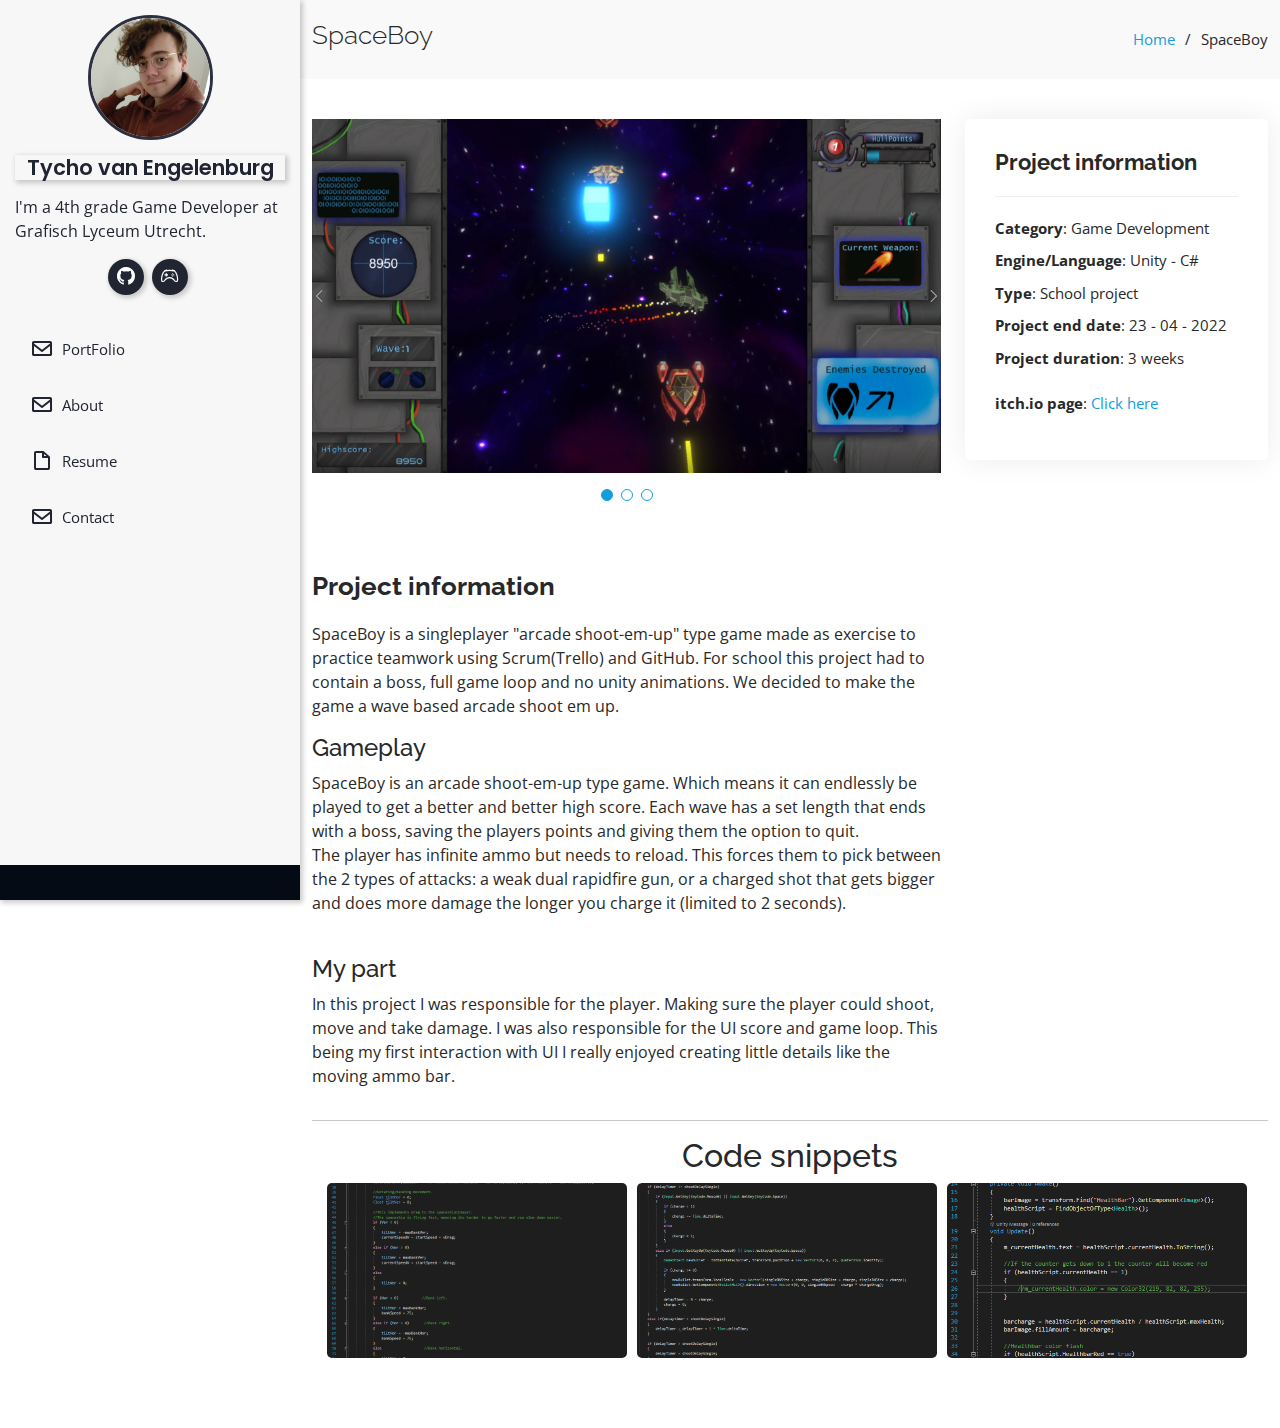
<file: PortfolioPages/SpaceBoy.html>
<!DOCTYPE html>
<html lang="en">

<head>
  <meta charset="utf-8">
  <meta content="width=device-width, initial-scale=1.0" name="viewport">

  <title>Project Name - Portfolio Tycho van Engelenburg</title>
  <meta content="" name="description">
  <meta content="" name="keywords">

  <!-- Favicons -->
  <link href="/assets/img/favicon.png" rel="icon">
  <link href="/assets/img/apple-touch-icon.png" rel="apple-touch-icon">

  <!-- Google Fonts -->
  <link href="https://fonts.googleapis.com/css?family=Open+Sans:300,300i,400,400i,600,600i,700,700i|Raleway:300,300i,400,400i,500,500i,600,600i,700,700i|Poppins:300,300i,400,400i,500,500i,600,600i,700,700i" rel="stylesheet">

  <!-- Vendor CSS Files -->
  <link href="/assets/vendor/aos/aos.css" rel="stylesheet">
  <link href="/assets/vendor/bootstrap/css/bootstrap.min.css" rel="stylesheet">
  <link href="/assets/vendor/bootstrap-icons/bootstrap-icons.css" rel="stylesheet">
  <link href="/assets/vendor/boxicons/css/boxicons.min.css" rel="stylesheet">
  <link href="/assets/vendor/glightbox/css/glightbox.min.css" rel="stylesheet">
  <link href="/assets/vendor/swiper/swiper-bundle.min.css" rel="stylesheet">

  <!-- Template Main CSS File -->
  <link href="/assets/css/style.css" rel="stylesheet">
</head>

<body>

  <!-- ======= Mobile nav toggle button ======= -->
  <i class="bi bi-list mobile-nav-toggle d-xl-none"></i>

    <!-- ======= Header ======= -->
    <header id="header">
      <div class="d-flex flex-column">
  
        <div class="profile">
          <img src="/assets/img/profile-img.jpg" alt="" class="img-fluid rounded-circle">
          <h1 class="text-light"><a href="index.html">Tycho van Engelenburg</a></h1>
  
          <div id="subtitle">I'm a 4th grade Game Developer at Grafisch Lyceum Utrecht.</div>
  
          <div class="social-links mt-3 text-center">
            <a href="https://github.com/TychoVan" target="_blank" class="GitHub" title="GitHub"><i class="bi bi-github"></i></a>
            <a href="https://alpharavengamer.itch.io/" target="_blank" class="itch-io" title="Itch.io"><i class="bi bi-controller"></i></a>
          </div>
        </div>
  
        <nav id="navbar" class="nav-menu navbar">
          <ul>
            <li><a href="/index.html"><i class="bx bx-envelope"></i> <span>PortFolio</span></a></li>
            <li><a href="/About-me.html"><i class="bx bx-envelope"></i> <span>About</span></a></li>
            <li><a href="/assets/pdf/CV Portfolio 2022.pdf" target="_blank"><i class="bx bx-file-blank"></i> <span>Resume</span></a></li>
            <li><a href="/contact.html"><i class="bx bx-envelope"></i> <span>Contact</span></a></li>
          </ul>
        </nav><!-- .nav-menu -->
      </div>
    </header><!-- End Header -->

  <main id="main">

    <!-- ======= Breadcrumbs ======= -->
    <section id="breadcrumbs" class="breadcrumbs">
      <div class="container">

        <div class="d-flex justify-content-between align-items-center">
          <h2>SpaceBoy</h2>
          <ol>
            <li><a href="/index.html">Home</a></li>
            <li>SpaceBoy</li>
          </ol>
        </div>

      </div>
    </section><!-- End Breadcrumbs -->

    <section id="portfolio-details" class="portfolio-details">
      <div class="container">

        <div class="row gy-4">

          <div class="col-lg-8">
            <div class="portfolio-details-slider swiper">
              <div class="swiper-wrapper align-items-center">

                <div class="swiper-slide">
                  <img src="/assets/img/portfolio/SpaceBoy/SpaceBoySliderImage2.png" alt="">
                </div>

                <div class="swiper-slide">
                  <img src="/assets/img/portfolio/SpaceBoy/SpaceBoySliderImage3.png" alt="">
                </div>

                <div class="swiper-slide">
                  <img src="/assets/img/portfolio/SpaceBoy/SpaceBoySliderImage4.png" alt="">
                </div>

              </div>
              <div class="swiper-pagination"></div>
            </div>
            
          </div>
          
          <div class="col-lg-4">
            <div class="portfolio-info">
              <h3>Project information</h3>
              <ul>
                <li><strong>Category</strong>: Game Development</li>
                <li><strong>Engine/Language</strong>: Unity - C#</a></li>
                <li><strong>Type</strong>: School project</li>
                <li><strong>Project end date</strong>:  23 - 04 - 2022</li>
                <li><strong>Project duration</strong>: 3 weeks</li>
                <br>
                <li><strong>itch.io page</strong>: <a href="https://alpharavengamer.itch.io/spaceboy" target="_blank">Click here</a></li>
              </ul>
            </div>
            
          </div>
          
          <div class="col-lg-8">
          <div class="portfolio-description">
              <h2>Project information</h2>
              <p>
                SpaceBoy is a singleplayer "arcade shoot-em-up" type game made as exercise to practice teamwork using Scrum(Trello) and GitHub. For school this project had to contain a boss, full game loop and no unity animations. We decided to make the game a wave based arcade shoot em up.             
              </p>
              <h4>Gameplay</h4>
              <p>
                SpaceBoy is an arcade shoot-em-up type game. Which means it can endlessly be played to get a better and better high score. Each wave has a set length that ends with a boss, saving the players points and giving them the option to quit.
                <br>
                The player has infinite ammo but needs to reload. This forces them to pick between the 2 types of attacks: a weak dual rapidfire gun, or a charged shot that gets bigger and does more damage the longer you charge it (limited to 2 seconds).
              </p>
              <br>
              <h4>My part</h4>
              <p>
                In this project I was responsible for the player. Making sure the player could shoot, move and take damage. I was also responsible for the UI score and game loop. This being my first interaction with UI I really enjoyed creating little details like the moving ammo bar.
              </p>
            </div>
          </div>
        </div>
              
        <hr>  
           
        <div class="portfolio-code-snippets">
          <h2>Code snippets</h2>
          <div class="portfolio-grid">
            <img class="code-snippet portfolio-grid-item" src="/assets/img/portfolio/SpaceBoy/SpaceBoyCode1.PNG" alt="Script handling player movement and rotation" style="width:100%; max-width:300px; max-height: 175px;">
            <img class="code-snippet portfolio-grid-item" src="/assets/img/portfolio/SpaceBoy/SpaceBoyCode2.PNG" alt="Code responsible for the Single Shot weapon" style="width:100%; max-width:300px; max-height: 175px;">
            <img class="code-snippet portfolio-grid-item" src="/assets/img/portfolio/SpaceBoy/SpaceBoyCode3.PNG" alt="Code handling the health UI elements" style="width:100%; max-width:300px; max-height: 175px;">
          </div>
          <!-- The Modal -->
          <div class="detail-modal"  id="modal-img">
            <span class="close">&times;</span>
            <img class="modal-content" id="m-image">
            <div id="caption"></div>
          </div>

        </div>
        
      </div>
    </section><!-- End Portfolio Details Section -->

  </main><!-- End #main -->

  <!-- ======= Footer ======= -->
  <footer id="footer">
    <div class="container">
      <div class="copyright">
      </div>
      <div class="credits">
      </div>
    </div>
  </footer><!-- End  Footer -->

  <a href="#" class="back-to-top d-flex align-items-center justify-content-center"><i class="bi bi-arrow-up-short"></i></a>

  <!-- Vendor JS Files -->
  <script src="/assets/vendor/purecounter/purecounter.js"></script>
  <script src="/assets/vendor/aos/aos.js"></script>
  <script src="/assets/vendor/bootstrap/js/bootstrap.bundle.min.js"></script>
  <script src="/assets/vendor/glightbox/js/glightbox.min.js"></script>
  <script src="/assets/vendor/isotope-layout/isotope.pkgd.min.js"></script>
  <script src="/assets/vendor/swiper/swiper-bundle.min.js"></script>
  <script src="/assets/vendor/typed.js/typed.min.js"></script>
  <script src="/assets/vendor/waypoints/noframework.waypoints.js"></script>
  <script src="/assets/vendor/php-email-form/validate.js"></script>

  <!-- Template Main JS File -->
  <script src="/assets/js/main.js"></script>

</body>

</html>
</file>
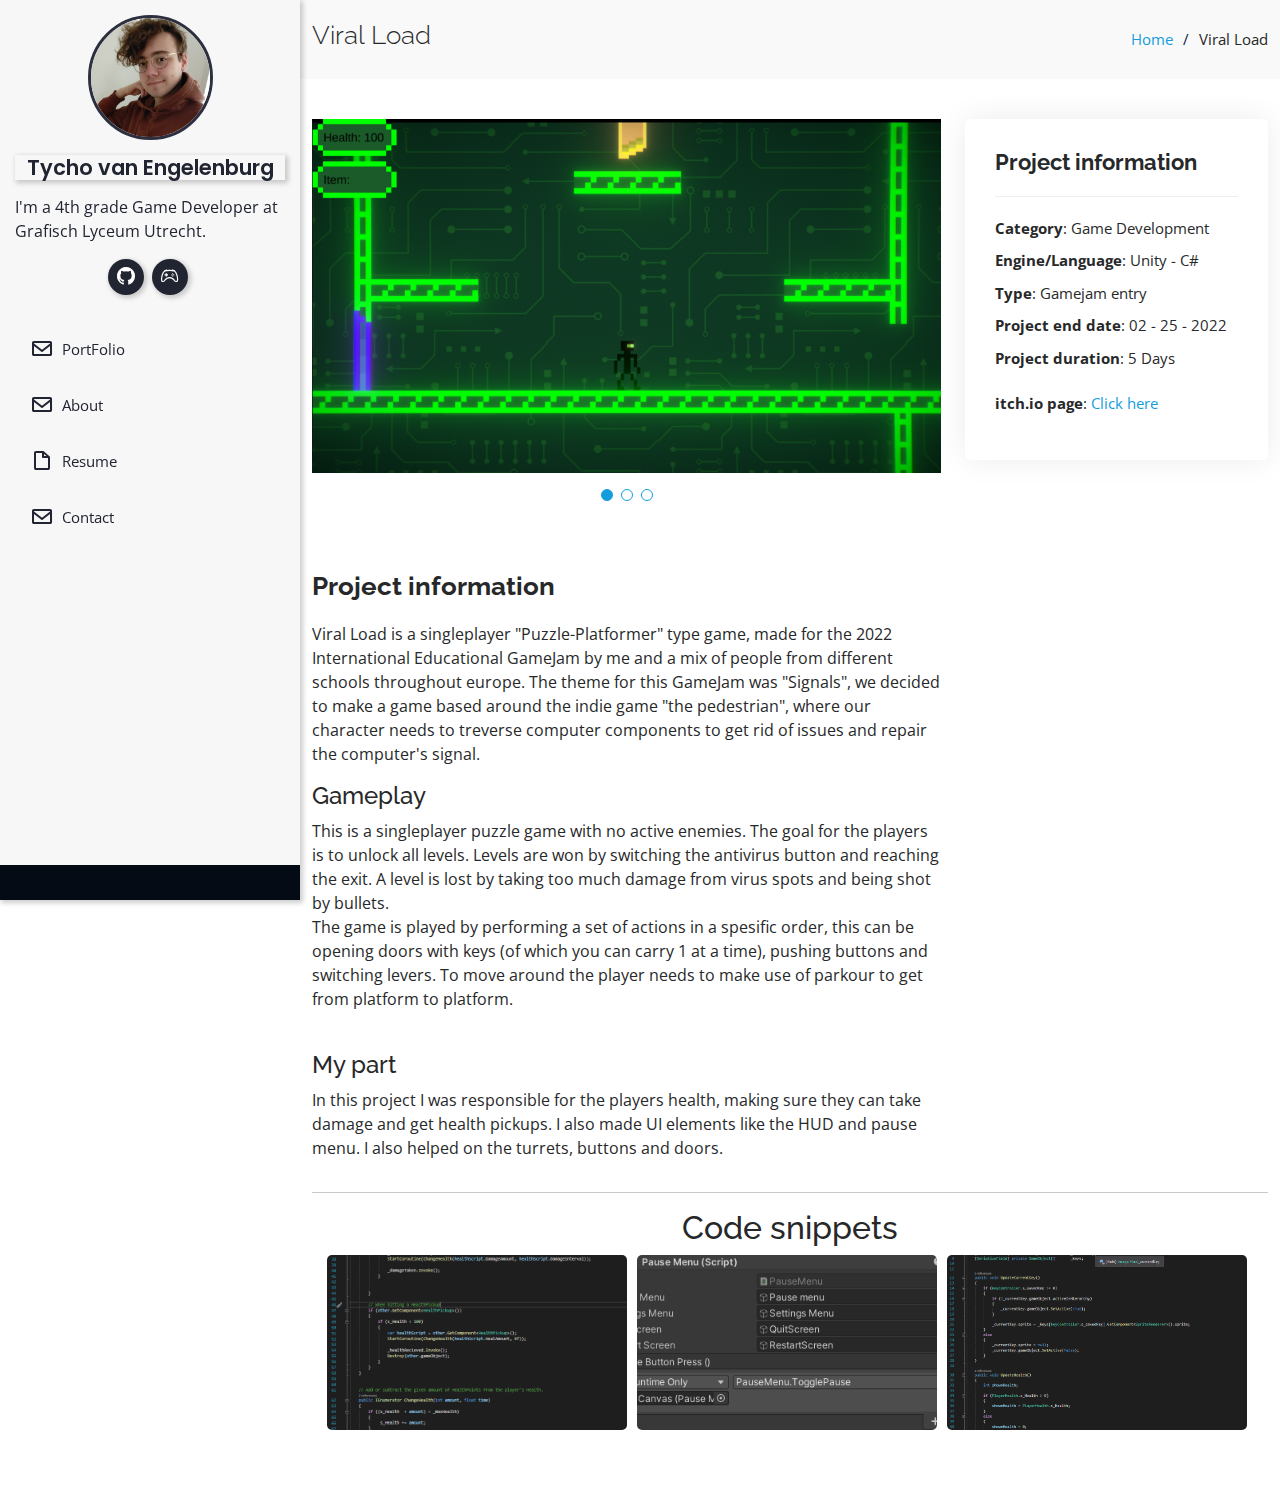
<file: PortfolioPages/ViralLoad.html>
<!DOCTYPE html>
<html lang="en">

<head>
  <meta charset="utf-8">
  <meta content="width=device-width, initial-scale=1.0" name="viewport">

  <title>Viral Load - Portfolio Tycho van Engelenburg</title>
  <meta content="" name="description">
  <meta content="" name="keywords">

  <!-- Favicons -->
  <link href="/assets/img/favicon.png" rel="icon">
  <link href="/assets/img/apple-touch-icon.png" rel="apple-touch-icon">

  <!-- Google Fonts -->
  <link href="https://fonts.googleapis.com/css?family=Open+Sans:300,300i,400,400i,600,600i,700,700i|Raleway:300,300i,400,400i,500,500i,600,600i,700,700i|Poppins:300,300i,400,400i,500,500i,600,600i,700,700i" rel="stylesheet">

  <!-- Vendor CSS Files -->
  <link href="/assets/vendor/aos/aos.css" rel="stylesheet">
  <link href="/assets/vendor/bootstrap/css/bootstrap.min.css" rel="stylesheet">
  <link href="/assets/vendor/bootstrap-icons/bootstrap-icons.css" rel="stylesheet">
  <link href="/assets/vendor/boxicons/css/boxicons.min.css" rel="stylesheet">
  <link href="/assets/vendor/glightbox/css/glightbox.min.css" rel="stylesheet">
  <link href="/assets/vendor/swiper/swiper-bundle.min.css" rel="stylesheet">

  <!-- Template Main CSS File -->
  <link href="/assets/css/style.css" rel="stylesheet">
</head>

<body>

  <!-- ======= Mobile nav toggle button ======= -->
  <i class="bi bi-list mobile-nav-toggle d-xl-none"></i>

    <!-- ======= Header ======= -->
    <header id="header">
      <div class="d-flex flex-column">
  
        <div class="profile">
          <img src="/assets/img/profile-img.jpg" alt="" class="img-fluid rounded-circle">
          <h1 class="text-light"><a href="index.html">Tycho van Engelenburg</a></h1>
  
          <div id="subtitle">I'm a 4th grade Game Developer at Grafisch Lyceum Utrecht.</div>
  
          <div class="social-links mt-3 text-center">
            <a href="https://github.com/TychoVan" target="_blank" class="GitHub" title="GitHub"><i class="bi bi-github"></i></a>
            <a href="https://alpharavengamer.itch.io/" target="_blank" class="itch-io" title="Itch.io"><i class="bi bi-controller"></i></a>
          </div>
        </div>
  
        <nav id="navbar" class="nav-menu navbar">
          <ul>
            <li><a href="/index.html"><i class="bx bx-envelope"></i> <span>PortFolio</span></a></li>
            <li><a href="/About-me.html"><i class="bx bx-envelope"></i> <span>About</span></a></li>
            <li><a href="/assets/pdf/CV Portfolio 2022.pdf" target="_blank"><i class="bx bx-file-blank"></i> <span>Resume</span></a></li>
            <li><a href="/contact.html"><i class="bx bx-envelope"></i> <span>Contact</span></a></li>
          </ul>
        </nav><!-- .nav-menu -->
      </div>
    </header><!-- End Header -->

  <main id="main">

    <!-- ======= Breadcrumbs ======= -->
    <section id="breadcrumbs" class="breadcrumbs">
      <div class="container">

        <div class="d-flex justify-content-between align-items-center">
          <h2>Viral Load</h2>
          <ol>
            <li><a href="/index.html">Home</a></li>
            <li>Viral Load</li>
          </ol>
        </div>

      </div>
    </section><!-- End Breadcrumbs -->

    <!-- ======= Portfolio Details Section ======= -->
    <section id="portfolio-details" class="portfolio-details">
      <div class="container">

        <div class="row gy-4">

          <div class="col-lg-8">
            <div class="portfolio-details-slider swiper">
              <div class="swiper-wrapper align-items-center">

                <div class="swiper-slide">
                  <img src="/assets/img/portfolio/Viral Load/ViralLoadSliderImage2.png" alt="">
                </div>

                <div class="swiper-slide">
                  <img src="/assets/img/portfolio/Viral Load/ViralLoadSliderImage3.png" alt="">
                </div>

                <div class="swiper-slide">
                  <img src="/assets/img/portfolio/Viral Load/ViralLoadSliderImage1.png" alt="">
                </div>

              </div>
              <div class="swiper-pagination"></div>
            </div>
            
          </div>
          
          <div class="col-lg-4">
            <div class="portfolio-info">
              <h3>Project information</h3>
              <ul>
                <li><strong>Category</strong>: Game Development</li>
                <li><strong>Engine/Language</strong>: Unity - C#</a></li>
                <li><strong>Type</strong>: Gamejam entry</li>
                <li><strong>Project end date</strong>: 02 - 25 - 2022</li>
                <li><strong>Project duration</strong>: 5 Days</li>
                <br>
                <li><strong>itch.io page</strong>: <a href="https://washfall.itch.io/viral-load" target="_blank">Click here</a></li>
              </ul>
            </div>
            
          </div>
          
          <div class="col-lg-8">
          <div class="portfolio-description">
              <h2>Project information</h2>
              <p>
                Viral Load is a singleplayer "Puzzle-Platformer" type game, made for the 2022 International Educational GameJam by me and a mix of people from different schools throughout europe. The theme for this GameJam was "Signals", we decided to make a game based around the indie game "the pedestrian", where our character needs to treverse computer components to get rid of issues and repair the computer's signal.            
              </p>
              <h4>Gameplay</h4>
              <p>
                This is a singleplayer puzzle game with no active enemies. The goal for the players is to unlock all levels. Levels are won by switching the antivirus button and reaching the exit. A level is lost by taking too much damage from virus spots and being shot by bullets.
                <br>
                The game is played by performing a set of actions in a spesific order, this can be opening doors with keys (of which you can carry 1 at a time), pushing buttons and switching levers. To move around the player needs to make use of parkour to get from platform to platform. 
              </p>
              <br>
              <h4>My part</h4>
              <p>
                In this project I was responsible for the players health, making sure they can take damage and get health pickups. I also made UI elements like the HUD and pause menu. I also helped on the turrets, buttons and doors.
              </p>
            </div>
          </div>
        </div>
       
        <hr>  
           
        <div class="portfolio-code-snippets">
          <h2>Code snippets</h2>
          <div class="portfolio-grid">
            <img class="code-snippet portfolio-grid-item" src="/assets/img/portfolio/Viral Load/ViralLoadCode3.PNG" alt="Code responsible for setting and changing the player's health" style="width:100%; max-width:300px; max-height: 175px;">
            <img class="code-snippet portfolio-grid-item" src="/assets/img/portfolio/Viral Load/ViralLoadCode2.PNG" alt="In-editor settings for the pause menu" style="width:100%; max-width:300px; height: 175px;">
            <img class="code-snippet portfolio-grid-item" src="/assets/img/portfolio/Viral Load/ViralLoadCode1.PNG" alt="Code responsible for setting the HUD UI elements to their proper value" style="width:100%; max-width:300px; max-height: 175px;">
          </div>
          <!-- The Modal -->
          <div class="detail-modal"  id="modal-img">
            <span class="close">&times;</span>
            <img class="modal-content" id="m-image">
            <div id="caption"></div>
          </div>

        </div>

      </div>
        
      </div>
    </section><!-- End Portfolio Details Section -->
    
  </main><!-- End #main -->
  
  <!-- ======= Footer ======= -->
  <footer id="footer">
    <div class="container">
      <div class="copyright">
      </div>
      <div class="credits">
      </div>
    </div>
  </footer><!-- End  Footer -->

  <a href="#" class="back-to-top d-flex align-items-center justify-content-center"><i class="bi bi-arrow-up-short"></i></a>

  <!-- Vendor JS Files -->
  <script src="/assets/vendor/purecounter/purecounter.js"></script>
  <script src="/assets/vendor/aos/aos.js"></script>
  <script src="/assets/vendor/bootstrap/js/bootstrap.bundle.min.js"></script>
  <script src="/assets/vendor/glightbox/js/glightbox.min.js"></script>
  <script src="/assets/vendor/isotope-layout/isotope.pkgd.min.js"></script>
  <script src="/assets/vendor/swiper/swiper-bundle.min.js"></script>
  <script src="/assets/vendor/typed.js/typed.min.js"></script>
  <script src="/assets/vendor/waypoints/noframework.waypoints.js"></script>
  <script src="/assets/vendor/php-email-form/validate.js"></script>

  <!-- Template Main JS File -->
  <script src="/assets/js/main.js"></script>

</body>

</html>
</file>
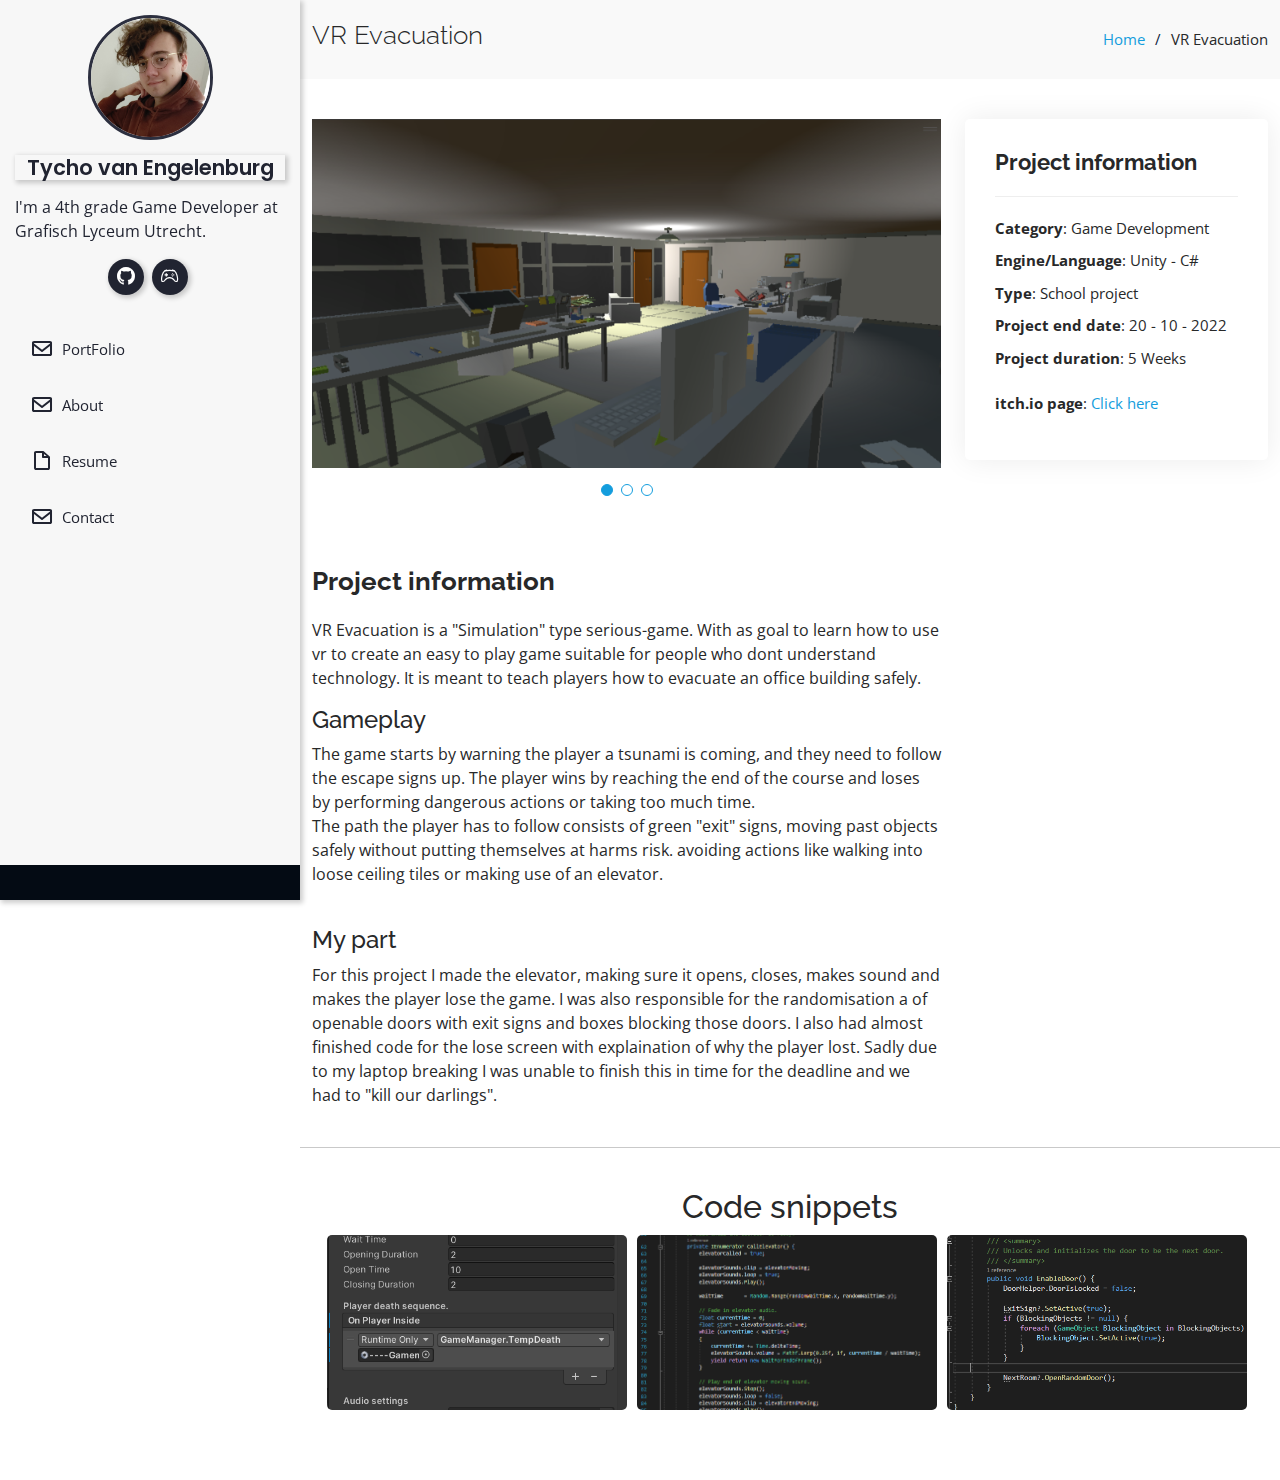
<file: PortfolioPages/VRevacuation.html>
<!DOCTYPE html>
<html lang="en">

<head>
  <meta charset="utf-8">
  <meta content="width=device-width, initial-scale=1.0" name="viewport">

  <title>VR Evacuation - Portfolio Tycho van Engelenburg</title>
  <meta content="" name="description">
  <meta content="" name="keywords">

  <!-- Favicons -->
  <link href="/assets/img/favicon.png" rel="icon">
  <link href="/assets/img/apple-touch-icon.png" rel="apple-touch-icon">

  <!-- Google Fonts -->
  <link href="https://fonts.googleapis.com/css?family=Open+Sans:300,300i,400,400i,600,600i,700,700i|Raleway:300,300i,400,400i,500,500i,600,600i,700,700i|Poppins:300,300i,400,400i,500,500i,600,600i,700,700i" rel="stylesheet">

  <!-- Vendor CSS Files -->
  <link href="/assets/vendor/aos/aos.css" rel="stylesheet">
  <link href="/assets/vendor/bootstrap/css/bootstrap.min.css" rel="stylesheet">
  <link href="/assets/vendor/bootstrap-icons/bootstrap-icons.css" rel="stylesheet">
  <link href="/assets/vendor/boxicons/css/boxicons.min.css" rel="stylesheet">
  <link href="/assets/vendor/glightbox/css/glightbox.min.css" rel="stylesheet">
  <link href="/assets/vendor/swiper/swiper-bundle.min.css" rel="stylesheet">

  <!-- Template Main CSS File -->
  <link href="/assets/css/style.css" rel="stylesheet">
</head>

<body>

  <!-- ======= Mobile nav toggle button ======= -->
  <i class="bi bi-list mobile-nav-toggle d-xl-none"></i>

    <!-- ======= Header ======= -->
    <header id="header">
      <div class="d-flex flex-column">
  
        <div class="profile">
          <img src="/assets/img/profile-img.jpg" alt="" class="img-fluid rounded-circle">
          <h1 class="text-light"><a href="index.html">Tycho van Engelenburg</a></h1>
  
          <div id="subtitle">I'm a 4th grade Game Developer at Grafisch Lyceum Utrecht.</div>
          
          <div class="social-links mt-3 text-center">
            <a href="https://github.com/TychoVan" target="_blank" class="GitHub" title="GitHub"><i class="bi bi-github"></i></a>
            <a href="https://alpharavengamer.itch.io/" target="_blank" class="itch-io" title="Itch.io"><i class="bi bi-controller"></i></a>
          </div>
        </div>
  
        <nav id="navbar" class="nav-menu navbar">
          <ul>
            <li><a href="/index.html"><i class="bx bx-envelope"></i> <span>PortFolio</span></a></li>
            <li><a href="/About-me.html"><i class="bx bx-envelope"></i> <span>About</span></a></li>
            <li><a href="/assets/pdf/CV Portfolio 2022.pdf" target="_blank"><i class="bx bx-file-blank"></i> <span>Resume</span></a></li>
            <li><a href="/contact.html"><i class="bx bx-envelope"></i> <span>Contact</span></a></li>
          </ul>
        </nav><!-- .nav-menu -->
      </div>
    </header><!-- End Header -->

  <main id="main">

    <!-- ======= Breadcrumbs ======= -->
    <section id="breadcrumbs" class="breadcrumbs">
      <div class="container">

        <div class="d-flex justify-content-between align-items-center">
          <h2>VR Evacuation</h2>
          <ol>
            <li><a href="/index.html">Home</a></li>
            <li>VR Evacuation</li>
          </ol>
        </div>

      </div>
    </section><!-- End Breadcrumbs -->

    <section id="portfolio-details" class="portfolio-details">
      <div class="container">

        <div class="row gy-4">

          <div class="col-lg-8">
            <div class="portfolio-details-slider swiper">
              <div class="swiper-wrapper align-items-center">

                <div class="swiper-slide">
                  <img src="/assets/img/portfolio/VR Evacuation/VREvacuationSliderImage1.png" alt="">
                </div>

                <div class="swiper-slide">
                  <img src="/assets/img/portfolio/VR Evacuation/VREvacuationSliderImage2.png" alt="">
                </div>

                <div class="swiper-slide">
                  <img src="/assets/img/portfolio/VR Evacuation/VREvacuationSliderImage3.png" alt="">
                </div>

              </div>
              <div class="swiper-pagination"></div>
            </div>
            
          </div>
          
          <div class="col-lg-4">
            <div class="portfolio-info">
              <h3>Project information</h3>
              <ul>
                <li><strong>Category</strong>: Game Development</li>
                <li><strong>Engine/Language</strong>: Unity - C#</a></li>
                <li><strong>Type</strong>:  School project</li>
                <li><strong>Project end date</strong>:  20 - 10 - 2022</li>
                <li><strong>Project duration</strong>: 5 Weeks</li>
                <br>
                <li><strong>itch.io page</strong>: <a href="https://alpharavengamer.itch.io/vr-evacuation-training" target="_blank">Click here</a></li>
              </ul>
            </div>
            
          </div>
          
          <div class="col-lg-8">
          <div class="portfolio-description">
              <h2>Project information</h2>
              <p>
                VR Evacuation is a "Simulation" type serious-game. With as goal to learn how to use vr to create an easy to play game suitable for people who dont understand technology. 
                It is meant to teach players how to evacuate an office building safely.
              </p>
              <h4>Gameplay</h4>
              <p>
                The game starts by warning the player a tsunami is coming, and they need to follow the escape signs up. The player wins by reaching the end of the course and loses by performing dangerous actions or taking too much time.
                <br>
                The path the player has to follow consists of green "exit" signs, moving past objects safely without putting themselves at harms risk. avoiding actions like walking into loose ceiling tiles or making use of an elevator.
              </p>
              <br>
              <h4>My part</h4>
              <p>
                For this project I made the elevator, making sure it opens, closes, makes sound and makes the player lose the game. I was also responsible for the randomisation a of openable doors with exit signs and boxes blocking those doors. I also had almost finished code for the lose screen with explaination of why the player lost. Sadly due to my laptop breaking I was unable to finish this in time for the deadline and we had to "kill our darlings".
              </p>
            </div>
          </div>
      
          <hr>  
           
          <div class="portfolio-code-snippets">
            <h2>Code snippets</h2>
            <div class="portfolio-grid">
              <img class="code-snippet portfolio-grid-item" src="/assets/img/portfolio/VR Evacuation/VREvacuationCode1.PNG" alt="In-editor settings for the elevator" style="width:100%; max-width:300px; max-height: 175px;">
              <img class="code-snippet portfolio-grid-item" src="/assets/img/portfolio/VR Evacuation/VREvacuationCode2.PNG" alt="Code responsible for the elevator calling sequence" style="width:100%; max-width:300px; max-height: 175px;">
              <img class="code-snippet portfolio-grid-item" src="/assets/img/portfolio/VR Evacuation/VREvacuationCode3.PNG" alt="Code making sure the generated doors create a path" style="max-width:300px; height: 175px;">
            </div>
            <!-- The Modal -->
            <div class="detail-modal"  id="modal-img">
              <span class="close">&times;</span>
              <img class="modal-content" id="m-image">
              <div id="caption"></div>
            </div>

          </div>
          
        </div>
        
      </div>
    </section><!-- End Portfolio Details Section -->

  </main><!-- End #main -->

  <!-- ======= Footer ======= -->
  <footer id="footer">
    <div class="container">
      <div class="copyright">
      </div>
      <div class="credits">
      </div>
    </div>
  </footer><!-- End  Footer -->

  <a href="#" class="back-to-top d-flex align-items-center justify-content-center"><i class="bi bi-arrow-up-short"></i></a>

  <!-- Vendor JS Files -->
  <script src="/assets/vendor/purecounter/purecounter.js"></script>
  <script src="/assets/vendor/aos/aos.js"></script>
  <script src="/assets/vendor/bootstrap/js/bootstrap.bundle.min.js"></script>
  <script src="/assets/vendor/glightbox/js/glightbox.min.js"></script>
  <script src="/assets/vendor/isotope-layout/isotope.pkgd.min.js"></script>
  <script src="/assets/vendor/swiper/swiper-bundle.min.js"></script>
  <script src="/assets/vendor/typed.js/typed.min.js"></script>
  <script src="/assets/vendor/waypoints/noframework.waypoints.js"></script>
  <script src="/assets/vendor/php-email-form/validate.js"></script>

  <!-- Template Main JS File -->
  <script src="/assets/js/main.js"></script>

</body>

</html>
</file>
<file: assets/css/style.css>
/**
* Template Name: iPortfolio - v3.7.0
* Template URL: https://bootstrapmade.com/iportfolio-bootstrap-portfolio-websites-template/
* Author: BootstrapMade.com
* License: https://bootstrapmade.com/license/
*/

/*--------------------------------------------------------------
# General
--------------------------------------------------------------*/
body {
  font-family: "Open Sans", sans-serif;
  color: #272829;
}

a {
  color: #149ddd;
  text-decoration: none;
}

a:hover {
  color: #37b3ed;
  text-decoration: none;
}

h1, h2, h3, h4, h5, h6 {
  font-family: "Raleway", sans-serif;
}

/*--------------------------------------------------------------
# Back to top button
--------------------------------------------------------------*/
.back-to-top {
  position: fixed;
  visibility: hidden;
  opacity: 0;
  right: 15px;
  bottom: 15px;
  z-index: 996;
  background: #149ddd;
  width: 40px;
  height: 40px;
  border-radius: 50px;
  transition: all 0.4s;
}
.back-to-top i {
  font-size: 28px;
  color: #fff;
  line-height: 0;
}
.back-to-top:hover {
  background: #2eafec;
  color: #fff;
}
.back-to-top.active {
  visibility: visible;
  opacity: 1;
}

/*--------------------------------------------------------------
# Header
--------------------------------------------------------------*/
#header {
  position: fixed;
  top: 0;
  left: 0;
  bottom: 0;
  width: 300px;
  transition: all ease-in-out 0.5s;
  z-index: 9997;
  transition: all 0.5s;
  padding: 0 15px;
  background: #f7f7f7;
  overflow-y: auto;

  box-shadow: 2px 2px 5px 1px rgba(0, 0, 0, 0.2);
}
#header .profile img {
  margin: 15px auto;
  display: block;
  width: 125px;
  border: 3px solid #2c2f3f;
}
#header .profile backgroundimg{
  padding: 15px;
  display: block;
  position: fixed;
  left: 0;
  top: 0;
  width: 300px;
  z-index: 9999;
}
#header .profile h1 {
  font-size: 21px;
  margin: 0;
  padding: 0;
  font-weight: 600;
  -moz-text-align-last: center;
  text-align-last: center;
  font-family: "Poppins", sans-serif;
  box-shadow: 2px 2px 5px 1px rgba(0, 0, 0, 0.2);
}
#header .profile h1 a, #header .profile h1 a:hover {
  color: #212431;
  text-decoration: none;
}
#header .profile .social-links a {
  font-size: 18px;
  display: inline-block;
  background: #212431;
  color: #fff;
  line-height: 1;
  padding: 8px 0;
  margin-right: 4px;
  border-radius: 50%;
  text-align: center;
  width: 36px;
  height: 36px;
  transition: 0.3s;
  box-shadow: 2px 2px 5px 1px rgba(0, 0, 0, 0.2);
}
#header .profile .social-links a:hover {
  background: #149ddd;
  color: #212431;
  text-decoration: none;
}

#subtitle {
  color: #212431;
  margin-top: 15px;
}

#main {
  margin-left: 300px;
}

@media (max-width: 1199px) {
  #header {
    left: -300px;
  }

  #main {
    margin-left: 0;
  }
}
/*--------------------------------------------------------------
# Navigation Menu
--------------------------------------------------------------*/
/* Desktop Navigation */
.nav-menu {
  padding: 30px 0 0 0;
}
.nav-menu * {
  margin: 0;
  padding: 0;
  list-style: none;
}
.nav-menu > ul > li {
  position: relative;
  white-space: nowrap;
}
.nav-menu a, .nav-menu a:focus {
  display: flex;
  align-items: center;
  color: #212431;
  padding: 12px 15px;
  margin-bottom: 8px;
  transition: 0.3s;
  font-size: 15px;
}
.nav-menu a i, .nav-menu a:focus i {
  font-size: 24px;
  padding-right: 8px;
  color: #212431;
}
.nav-menu a:hover, .nav-menu .active, .nav-menu .active:focus, .nav-menu li:hover > a {
  text-decoration: none;
  color: rgb(133, 215, 228);
}
.nav-menu a:hover i, .nav-menu .active i, .nav-menu .active:focus i, .nav-menu li:hover > a i {
  color: #149ddd;
}

/* Mobile Navigation */
.mobile-nav-toggle {
  position: fixed;
  right: 15px;
  top: 15px;
  z-index: 9998;
  border: 0;
  font-size: 24px;
  transition: all 0.4s;
  outline: none !important;
  background-color: #149ddd;
  color: #fff;
  width: 40px;
  height: 40px;
  display: inline-flex;
  align-items: center;
  justify-content: center;
  line-height: 0;
  border-radius: 50px;
  cursor: pointer;
}

.mobile-nav-active {
  overflow: hidden;
}
.mobile-nav-active #header {
  left: 0;
}

/*--------------------------------------------------------------
# Hero Section
--------------------------------------------------------------*/
#hero {
  width: 100%;
  height: 100vh;
  background: url("../img/hero-bg.jpg") top center;
  background-size: cover;
}
#hero:before {
  width: 100%;
  height: 100vh;
  content: "";
  background: rgba(5, 13, 24, 0.3);
  position: absolute;
  bottom: 0;
  top: 0;
  left: 0;
  right: 0;
  z-index: 1;
}
#hero .hero-container {
  position: relative;
  z-index: 2;
  min-width: 300px;
}
#hero h1 {
  margin: 0 0 10px 0;
  font-size: 64px;
  font-weight: 700;
  line-height: 56px;
  color: #fff;
}
#hero p {
  color: #fff;
  margin-bottom: 50px;
  font-size: 26px;
  font-family: "Poppins", sans-serif;
}
#hero p span {
  color: #fff;
  padding-bottom: 4px;
  letter-spacing: 1px;
  border-bottom: 3px solid #149ddd;
}
@media (min-width: 1024px) {
  #hero {
    background-attachment: fixed;
  }
}
@media (max-width: 768px) {
  #hero h1 {
    font-size: 28px;
    line-height: 36px;
  }
  #hero h2 {
    font-size: 18px;
    line-height: 24px;
    margin-bottom: 30px;
  }
}

/*--------------------------------------------------------------
# Sections General
--------------------------------------------------------------*/
section {
  padding: 60px 0;
  overflow: hidden;
}

.section-bg {
  background: #f5f8fd;
}

.section-title {
  padding-bottom: 30px;
}
.section-title h2 {
  font-size: 32px;
  font-weight: bold;
  margin-bottom: 20px;
  padding-bottom: 20px;
  position: relative;
  color: #173b6c;
}
.section-title h2::after {
  content: "";
  position: absolute;
  display: block;
  width: 50px;
  height: 3px;
  background: #149ddd;
  bottom: 0;
  left: 0;
}
.section-title p {
  margin-bottom: 0;
}

/*--------------------------------------------------------------
# About
--------------------------------------------------------------*/
.about .content h3 {
  font-weight: 700;
  font-size: 26px;
  color: #173b6c;
}
.about .content ul {
  list-style: none;
  padding: 0;
}
.about .content ul li {
  margin-bottom: 20px;
  display: flex;
  align-items: center;
  box-shadow: 2px 2px 5px 1px rgba(0, 0, 0, 0.2);
}
.about .content ul strong {
  margin-right: 10px;
}
.about .content ul i {
  font-size: 16px;
  margin-right: 5px;
  color: #149ddd;
  line-height: 0;
}
.about .content p:last-child {
  margin-bottom: 0;
}

/*--------------------------------------------------------------
# Facts
--------------------------------------------------------------*/
.facts {
  padding-bottom: 30px;
}
.facts .count-box {
  padding: 30px;
  width: 100%;
}
.facts .count-box i {
  display: block;
  font-size: 44px;
  color: #149ddd;
  float: left;
  line-height: 0;
}
.facts .count-box span {
  font-size: 48px;
  line-height: 40px;
  display: block;
  font-weight: 700;
  color: #050d18;
  margin-left: 60px;
}
.facts .count-box p {
  padding: 15px 0 0 0;
  margin: 0 0 0 60px;
  font-family: "Raleway", sans-serif;
  font-size: 14px;
  color: #122f57;
}
.facts .count-box a {
  font-weight: 600;
  display: block;
  margin-top: 20px;
  color: #122f57;
  font-size: 15px;
  font-family: "Poppins", sans-serif;
  transition: ease-in-out 0.3s;
}
.facts .count-box a:hover {
  color: #1f5297;
}

/*--------------------------------------------------------------
# Akills
--------------------------------------------------------------*/
.skills .progress {
  height: 60px;
  display: block;
  background: none;
  border-radius: 0;
}
.skills .progress .skill {
  padding: 0;
  margin: 0 0 6px 0;
  text-transform: uppercase;
  display: block;
  font-weight: 600;
  font-family: "Poppins", sans-serif;
  color: #050d18;
}
.skills .progress .skill .val {
  float: right;
  font-style: normal;
}
.skills .progress-bar-wrap {
  background: #dce8f8;
  height: 10px;
}
.skills .progress-bar {
  width: 1px;
  height: 10px;
  transition: 0.9s;
  background-color: #149ddd;
}


/*--------------------------------------------------------------
# Portfolio
--------------------------------------------------------------*/

.portfolio#portfolio { 
  padding:16px 
}

.portfolio .portfolio-item {
  margin-bottom: 30px;
    border-radius: 7px;
    padding: 30px;
    background: #fff;
    box-shadow: 0 0 24px 0 rgba(0, 0, 0, 0.12);
  
}
.portfolio .portfolio-item h3{
  font-size: 22px;
  font-weight: bold;
  position: relative;
  color: #173b6c;
}
.portfolio #portfolio-flters {
  padding: 0;
  margin: 0 auto 35px auto;
  list-style: none;
  text-align: center;
  background: #fff;
  border-radius: 50px;
  padding: 2px 15px;
}
.portfolio #portfolio-flters li {
  cursor: pointer;
  display: inline-block;
  padding: 10px 15px 8px 15px;
  font-size: 14px;
  font-weight: 600;
  line-height: 1;
  text-transform: uppercase;
  color: #272829;
  margin-bottom: 5px;
  transition: all 0.3s ease-in-out;
}
.portfolio #portfolio-flters li:hover, .portfolio #portfolio-flters li.filter-active {
  color: #149ddd;
}
.portfolio #portfolio-flters li:last-child {
  margin-right: 0;
}
.portfolio .portfolio-wrap {
  transition: 0.3s;
  position: relative;
  overflow: hidden;
  z-index: 1;
}
.portfolio .portfolio-wrap::before {
  content: "";
  background: rgba(255, 255, 255, 0.5);
  position: absolute;
  left: 0;
  right: 0;
  top: 0;
  bottom: 0;
  transition: all ease-in-out 0.3s;
  z-index: 2;
  opacity: 0;
  /* set pointer-events to none to allow underlying events (important for clicking the <a> tag) */
  pointer-events: none;
}
.portfolio .portfolio-wrap .portfolio-links {
  opacity: 1;
  z-index: 3;
}
.portfolio .portfolio-wrap:hover::before {
  top: 0;
  left: 0;
  right: 0;
  bottom: 0;
  opacity: 1;
}
.portfolio .portfolio-wrap:hover .portfolio-links {
  opacity: 1;
  bottom: 0;
}
.portfolio .portfolio-end-section{
  text-align: center;
}


/*--------------------------------------------------------------
# Portfolio Details
--------------------------------------------------------------*/
.portfolio .portfolio-grid {
  display: grid;
  grid-template-columns: auto auto auto;
  padding: 10px;
}
.grid-.portfolio .portfolio-grid-item {
  padding: 20px;
  font-size: 30px;
  text-align: center;
}

.portfolio-details {
  padding-top: 40px;
}
.portfolio-details .portfolio-details-slider img {
  width: 100%;
}
.portfolio-details .portfolio-details-slider .swiper-pagination {
  margin-top: 20px;
  position: relative;
}
.portfolio-details .portfolio-details-slider .swiper-pagination .swiper-pagination-bullet {
  width: 12px;
  height: 12px;
  background-color: #fff;
  opacity: 1;
  border: 1px solid #149ddd;
}
.portfolio-details .portfolio-details-slider .swiper-pagination .swiper-pagination-bullet-active {
  background-color: #149ddd;
}
.portfolio-details .portfolio-info {
  border-radius: 5px;
  padding: 30px;
  box-shadow: 0px 0 30px rgba(5, 13, 24, 0.08);
}
.portfolio-details .portfolio-info h3 {
  font-size: 22px;
  font-weight: 700;
  margin-bottom: 20px;
  padding-bottom: 20px;
  border-bottom: 1px solid #eee;
}
.portfolio-details .portfolio-info ul {
  list-style: none;
  padding: 0;
  font-size: 15px;
}
.portfolio-details .portfolio-info ul li + li {
  margin-top: 10px;
}
.portfolio-details .portfolio-description {
  padding-top: 30px;
}
.portfolio-details .portfolio-description h2 {
  font-size: 26px;
  font-weight: 700;
  margin-bottom: 20px;
}
.portfolio-details .portfolio-description p {
  padding: 0;
}

.portfolio-code-snippets{
  text-align: center;
}

.code-snippet {
  border-radius: 5px;
  cursor: pointer;
  transition: 0.3s;
  margin-bottom: 10px;
  margin-right: 6px;
  object-fit: cover;
}

.code-snippet:hover {opacity: 0.7;}

/* The Modal (background) */
.detail-modal {
  display: none; /* Hidden by default */
  position: fixed; /* Stay in place */
  z-index: 10000; /* Sit on top */
  padding-top: 100px; /* Location of the box */
  left: 0;
  top: 0;
  width: 100%; /* Full width */
  height: 100%; /* Full height */
  overflow: auto; /* Enable scroll if needed */
  background-color: rgb(0,0,0); /* Fallback color */
  background-color: rgba(0,0,0,0.9); /* Black w/ opacity */
}

/* Modal Content (image) */
.modal-content {
  margin: auto;
  display: block;
  width: 80%;
  max-width: 700px;
}

/* Caption of Modal Image */
#caption {
  margin: auto;
  display: block;
  width: 80%;
  max-width: 700px;
  text-align: center;
  color: #ccc;
  padding: 10px 0;
  height: 150px;
}

/* Add Animation */
.modal-content, #caption {  
  -webkit-animation-name: zoom;
  -webkit-animation-duration: 0.6s;
  animation-name: zoom;
  animation-duration: 0.6s;
}

@-webkit-keyframes zoom {
  from {-webkit-transform:scale(0)} 
  to {-webkit-transform:scale(1)}
}

@keyframes zoom {
  from {transform:scale(0)} 
  to {transform:scale(1)}
}

/* The Close Button */
.close {
  position: absolute;
  top: 15px;
  right: 35px;
  color: #f1f1f1;
  font-size: 40px;
  font-weight: bold;
  transition: 0.3s;
}

.close:hover,
.close:focus {
  color: #bbb;
  text-decoration: none;
  cursor: pointer;
}

/* 100% Image Width on Smaller Screens */
@media only screen and (max-width: 700px){
  .modal-content {
    width: 100%;
  }
}

/*--------------------------------------------------------------
# Services
--------------------------------------------------------------*/
.services .icon-box {
  margin-bottom: 20px;
}
.services .icon {
  float: left;
  display: flex;
  align-items: center;
  justify-content: center;
  width: 54px;
  height: 54px;
  background: #149ddd;
  border-radius: 50%;
  transition: 0.5s;
  border: 1px solid #149ddd;
}
.services .icon i {
  color: #fff;
  font-size: 24px;
  line-height: 0;
}
.services .icon-box:hover .icon {
  background: #fff;
}
.services .icon-box:hover .icon i {
  color: #149ddd;
}
.services .title {
  margin-left: 80px;
  font-weight: 700;
  margin-bottom: 15px;
  font-size: 18px;
}
.services .title a {
  color: #343a40;
}
.services .title a:hover {
  color: #149ddd;
}
.services .description {
  margin-left: 80px;
  line-height: 24px;
  font-size: 14px;
}

/*--------------------------------------------------------------
# Testimonials
--------------------------------------------------------------*/
.testimonials .testimonials-carousel, .testimonials .testimonials-slider {
  overflow: hidden;
}
.testimonials .testimonial-item {
  box-sizing: content-box;
  text-align: center;
  min-height: 320px;
}
.testimonials .testimonial-item .testimonial-img {
  width: 90px;
  border-radius: 50%;
  margin: 0 auto;
}
.testimonials .testimonial-item h3 {
  font-size: 18px;
  font-weight: bold;
  margin: 10px 0 5px 0;
  color: #111;
}
.testimonials .testimonial-item h4 {
  font-size: 14px;
  color: #999;
  margin: 0;
}
.testimonials .testimonial-item .quote-icon-left, .testimonials .testimonial-item .quote-icon-right {
  color: #c3e8fa;
  font-size: 26px;
}
.testimonials .testimonial-item .quote-icon-left {
  display: inline-block;
  left: -5px;
  position: relative;
}
.testimonials .testimonial-item .quote-icon-right {
  display: inline-block;
  right: -5px;
  position: relative;
  top: 10px;
}
.testimonials .testimonial-item p {
  font-style: italic;
  margin: 0 15px 15px 15px;
  padding: 20px;
  background: #fff;
  position: relative;
  margin-bottom: 35px;
  border-radius: 6px;
  box-shadow: 0px 2px 15px rgba(0, 0, 0, 0.1);
}
.testimonials .testimonial-item p::after {
  content: "";
  width: 0;
  height: 0;
  border-top: 20px solid #fff;
  border-right: 20px solid transparent;
  border-left: 20px solid transparent;
  position: absolute;
  bottom: -20px;
  left: calc(50% - 20px);
}
.testimonials .swiper-pagination {
  margin-top: 20px;
  position: relative;
}
.testimonials .swiper-pagination .swiper-pagination-bullet {
  width: 12px;
  height: 12px;
  background-color: #fff;
  opacity: 1;
  border: 1px solid #149ddd;
}
.testimonials .swiper-pagination .swiper-pagination-bullet-active {
  background-color: #149ddd;
}

/*--------------------------------------------------------------
# Contact
--------------------------------------------------------------*/
.contact {
  padding-bottom: 130px;
}
.contact .info {
  border-radius: 7px;
  padding: 30px;
  background: #fff;
  width: 100%;
  box-shadow: 0 0 24px 0 rgba(0, 0, 0, 0.12);
}
.contact .info i {
  font-size: 20px;
  color: #149ddd;
  float: left;
  width: 44px;
  height: 44px;
  background: #dff3fc;
  display: flex;
  justify-content: center;
  align-items: center;
  border-radius: 50px;
  transition: all 0.3s ease-in-out;
}
.contact .info h4 {
  padding: 0 0 0 60px;
  font-size: 22px;
  font-weight: 600;
  margin-bottom: 5px;
  color: #050d18;
}
.contact .info p {
  padding: 0 0 10px 60px;
  margin-bottom: 20px;
  font-size: 14px;
  color: #173b6c;
}
.contact .info .email p {
  padding-top: 5px;
  -webkit-user-select: none;
  -khtml-user-select: none;
  -moz-user-select: none;
  -ms-user-select: none;
  -o-user-select: none;
  user-select: none;
}
.contact .info .social-links {
  padding-left: 60px;
}
.contact .info .social-links a {
  font-size: 18px;
  display: inline-block;
  background: #333;
  color: #fff;
  line-height: 1;
  padding: 8px 0;
  border-radius: 50%;
  text-align: center;
  width: 36px;
  height: 36px;
  transition: 0.3s;
  margin-right: 10px;
}
.contact .info .social-links a:hover {
  background: #149ddd;
  color: #fff;
}
.contact .info .email:hover i, .contact .info .address:hover i, .contact .info .phone:hover i {
  background: #149ddd;
  color: #fff;
}
.contact .php-email-form {
  width: 100%;
  padding: 30px;
  background: #fff;
  box-shadow: 0 0 24px 0 rgba(0, 0, 0, 0.12);
}
.contact .php-email-form .form-group {
  padding-bottom: 8px;
}
.contact .php-email-form .validate {
  display: none;
  color: red;
  margin: 0 0 15px 0;
  font-weight: 400;
  font-size: 13px;
}
.contact .php-email-form .error-message {
  display: none;
  color: #fff;
  background: #ed3c0d;
  text-align: left;
  padding: 15px;
  font-weight: 600;
}
.contact .php-email-form .error-message br + br {
  margin-top: 25px;
}
.contact .php-email-form .sent-message {
  display: none;
  color: #fff;
  background: #18d26e;
  text-align: center;
  padding: 15px;
  font-weight: 600;
}
.contact .php-email-form .loading {
  display: none;
  background: #fff;
  text-align: center;
  padding: 15px;
}
.contact .php-email-form .loading:before {
  content: "";
  display: inline-block;
  border-radius: 50%;
  width: 24px;
  height: 24px;
  margin: 0 10px -6px 0;
  border: 3px solid #18d26e;
  border-top-color: #eee;
  -webkit-animation: animate-loading 1s linear infinite;
  animation: animate-loading 1s linear infinite;
}
.contact .php-email-form .form-group {
  margin-bottom: 15px;
}
.contact .php-email-form label {
  padding-bottom: 8px;
}
.contact .php-email-form input, .contact .php-email-form textarea {
  border-radius: 0;
  box-shadow: none;
  font-size: 14px;
}
.contact .php-email-form input {
  height: 44px;
}
.contact .php-email-form textarea {
  padding: 10px 15px;
}
.contact .php-email-form button[type=submit] {
  background: #149ddd;
  border: 0;
  padding: 10px 24px;
  color: #fff;
  transition: 0.4s;
  border-radius: 4px;
}
.contact .php-email-form button[type=submit]:hover {
  background: #37b3ed;
}
@-webkit-keyframes animate-loading {
  0% {
    transform: rotate(0deg);
  }
  100% {
    transform: rotate(360deg);
  }
}
@keyframes animate-loading {
  0% {
    transform: rotate(0deg);
  }
  100% {
    transform: rotate(360deg);
  }
}

/*--------------------------------------------------------------
# Breadcrumbs
--------------------------------------------------------------*/
.breadcrumbs {
  padding: 20px 0;
  background: #f9f9f9;
}
.breadcrumbs h2 {
  font-size: 26px;
  font-weight: 300;
}
.breadcrumbs ol {
  display: flex;
  flex-wrap: wrap;
  list-style: none;
  padding: 0;
  margin: 0;
  font-size: 15px;
}
.breadcrumbs ol li + li {
  padding-left: 10px;
}
.breadcrumbs ol li + li::before {
  display: inline-block;
  padding-right: 10px;
  color: #0e2442;
  content: "/";
}
@media (max-width: 768px) {
  .breadcrumbs .d-flex {
    display: block !important;
  }
  .breadcrumbs ol {
    display: block;
  }
  .breadcrumbs ol li {
    display: inline-block;
  }
}

/*--------------------------------------------------------------
# Footer
--------------------------------------------------------------*/
#footer {
  padding: 15px;
  color: #212431;
  font-size: 14px;
  position: fixed;
  left: 0;
  bottom: 0;
  width: 300px;
  z-index: 9999;
  background: #040b14;
}
#footer .copyright {
  text-align: center;
}
#footer .credits {
  padding-top: 5px;
  text-align: center;
  font-size: 13px;
  color: #212431;
}
@media (max-width: 1199px) {
  #footer {
    position: static;
    width: auto;
    padding-right: 20px 15px;
  }
}
</file>
